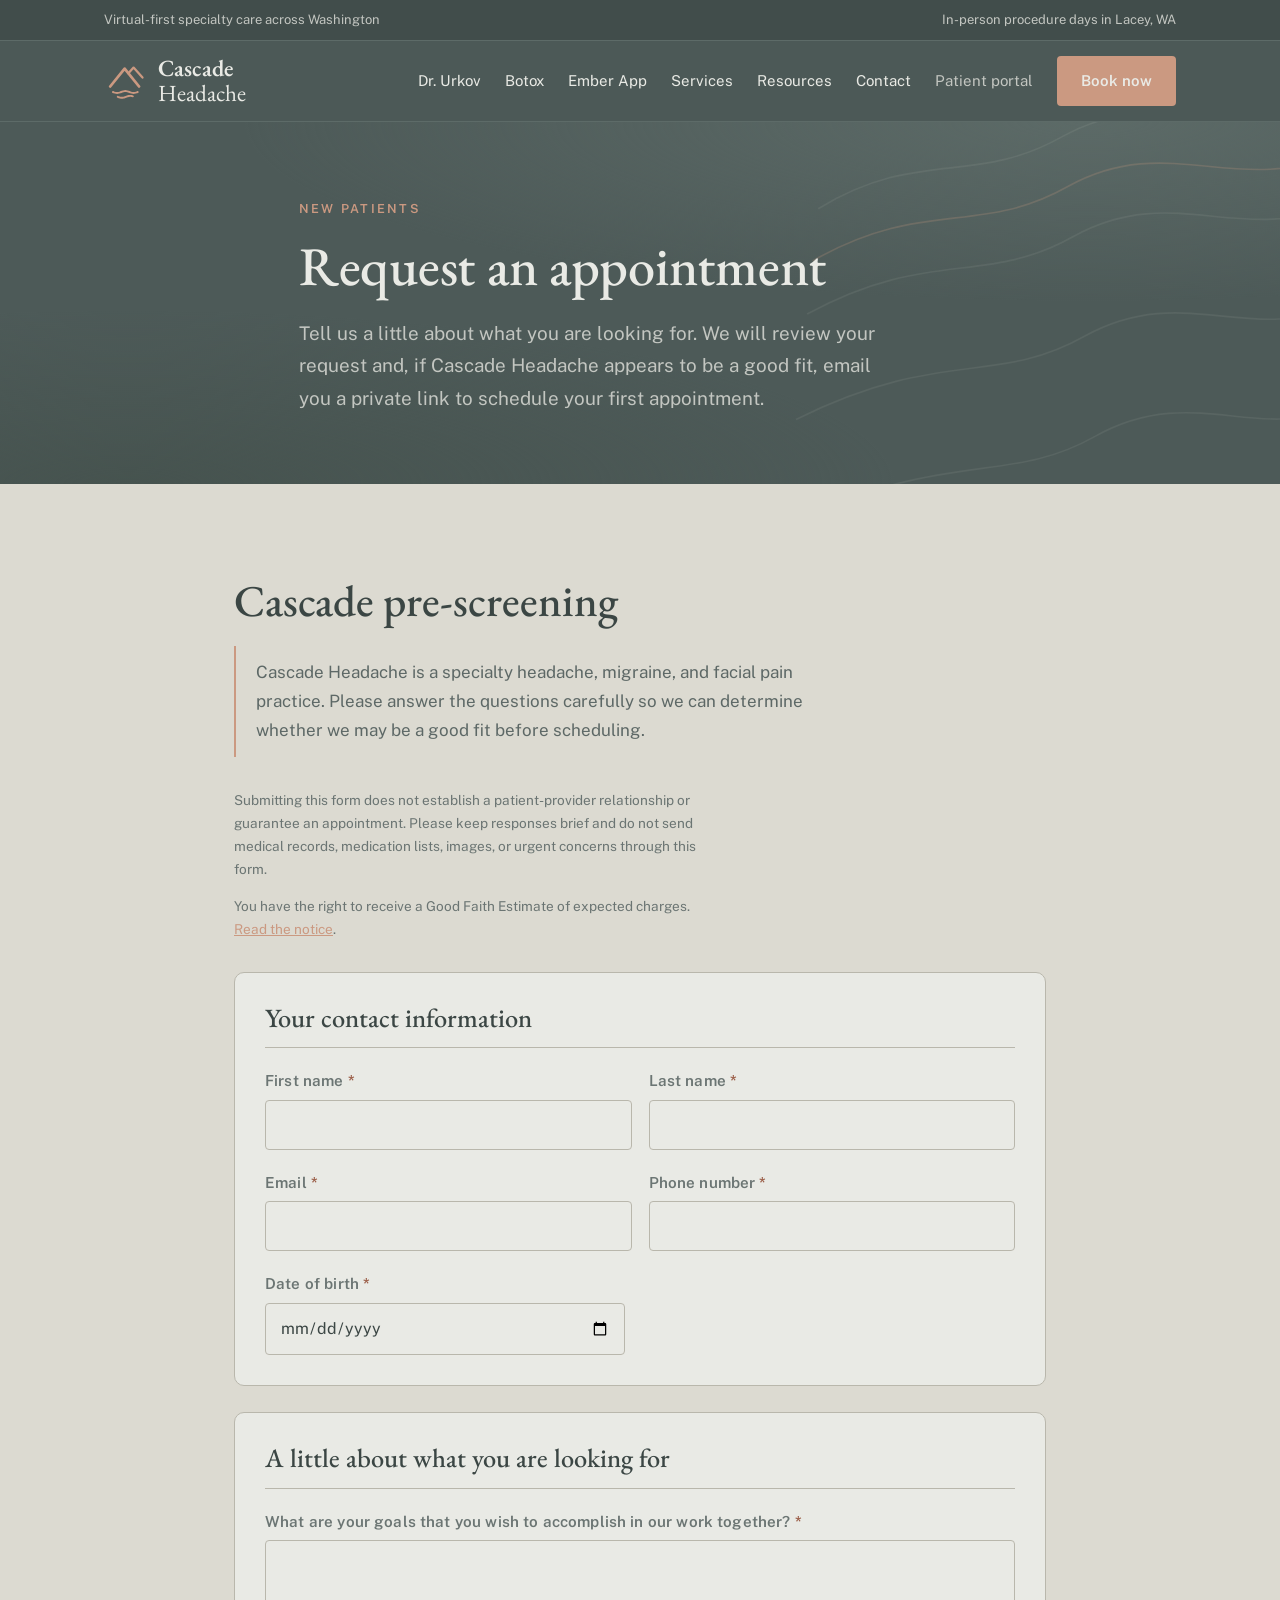
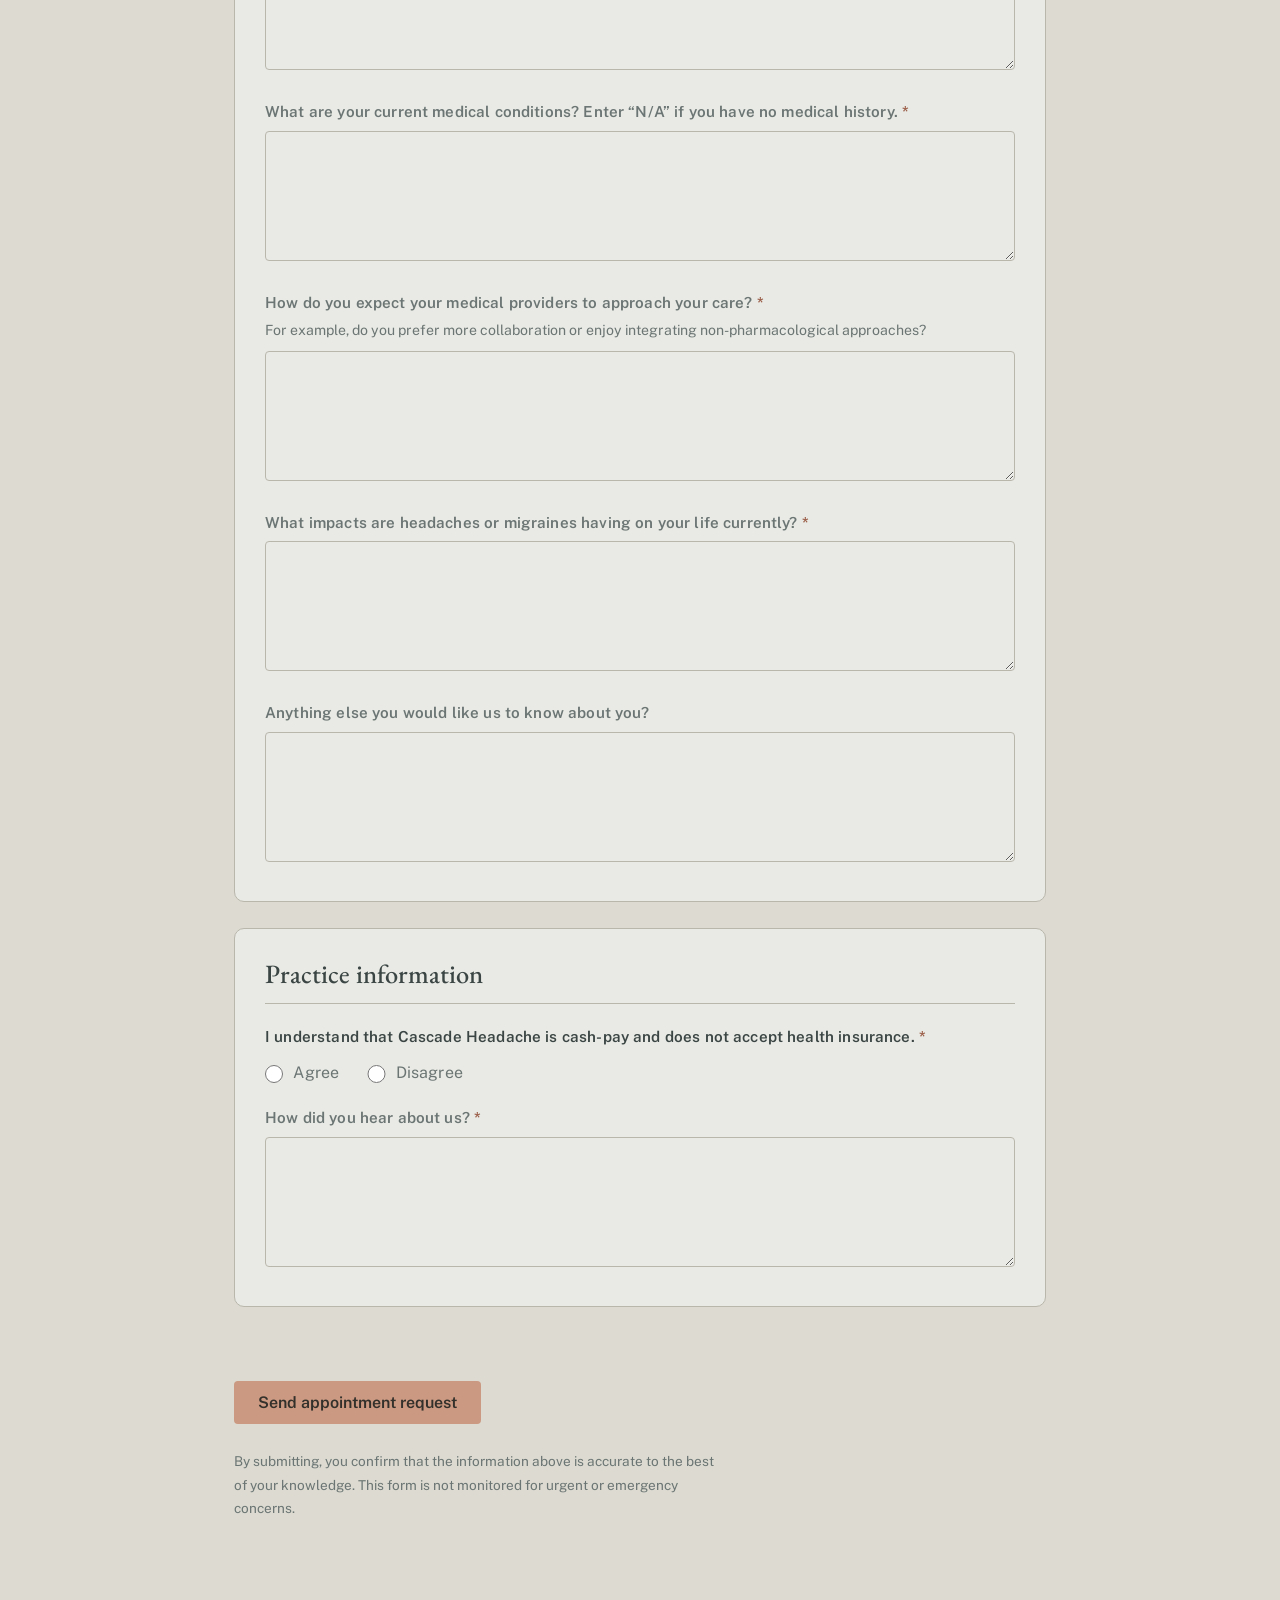
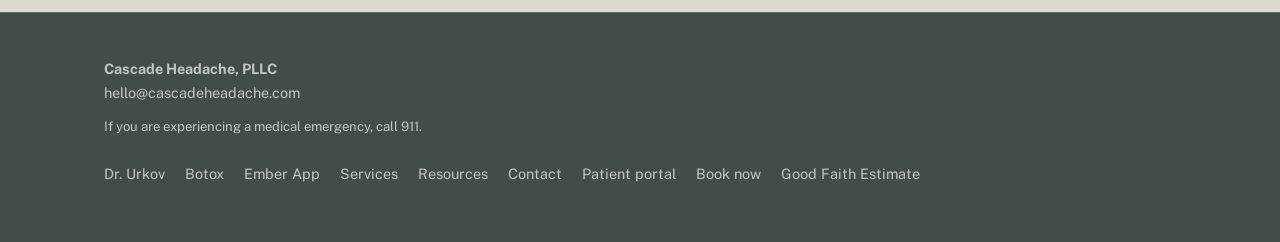
<file: booking/index.html>
<!DOCTYPE html>
<html lang="en">
<head>
<meta charset="UTF-8">
<meta name="viewport" content="width=device-width, initial-scale=1">
<title>Request an Appointment | Cascade Headache</title>
<meta name="description" content="Request a new-patient appointment with Cascade Headache, a headache, migraine, and facial pain specialty practice serving patients across Washington.">
<link rel="canonical" href="https://cascadeheadache.com/booking/">
<meta property="og:title" content="Request an Appointment | Cascade Headache">
<meta property="og:description" content="Complete a brief request so Cascade Headache can determine whether the practice may be a good fit for your needs.">
<meta property="og:image" content="https://cascadeheadache.com/assets/og-share.png">
<meta property="og:url" content="https://cascadeheadache.com/booking/">
<meta property="og:type" content="website">
<meta name="twitter:card" content="summary_large_image">
<meta name="twitter:title" content="Request an Appointment | Cascade Headache">
<meta name="twitter:description" content="Complete a brief request so Cascade Headache can determine whether the practice may be a good fit for your needs.">
<meta name="twitter:image" content="https://cascadeheadache.com/assets/og-share.png">
<link rel="preconnect" href="https://fonts.googleapis.com">
<link rel="preconnect" href="https://fonts.gstatic.com" crossorigin>
<link href="https://fonts.googleapis.com/css2?family=EB+Garamond:ital,wght@0,400..700;1,400..700&family=Public+Sans:ital,wght@0,300..800;1,300..800&display=swap" rel="stylesheet">
<link rel="stylesheet" href="../assets/site.css">
<style>
.request-block{padding-top:64px}
.request-wrap{max-width:860px}
.request-form{gap:26px}
.form-section{background:var(--cream);border:1px solid var(--line-light);border-radius:10px;padding:30px;display:grid;gap:22px}
.form-section h3{font-size:1.65rem;color:var(--slate-ink);padding-bottom:14px;border-bottom:1px solid var(--line-light)}
.request-form label,.request-form legend{font-size:.95rem;letter-spacing:.01em;text-transform:none;color:var(--slate-ink);font-weight:600;line-height:1.5}
.request-form label span[aria-hidden="true"],.request-form legend span[aria-hidden="true"]{color:#9a5c46}
.request-form input,.request-form textarea{background:#f7f7f3}
.request-form textarea{min-height:130px}
.request-form .field-short{max-width:360px}
.field-help{font-size:.88rem;color:#6b7573;margin:-3px 0 8px}
.choice-group{border:0;padding:0;margin:0}
.choice-group legend{margin-bottom:12px}
.choice-row{display:flex;gap:28px;flex-wrap:wrap}
.request-form .choice{display:flex;align-items:flex-start;gap:10px;margin:0;font-size:1rem;font-weight:400;cursor:pointer}
.request-form input[type="radio"],.request-form input[type="checkbox"]{width:1.15rem;height:1.15rem;min-width:1.15rem;margin-top:.22rem;padding:0;accent-color:var(--clay);background:transparent;border:1px solid var(--line-light)}
.form-honeypot{display:none!important}
.form-status{min-height:1.5em;font-size:.94rem}
.form-status.error{color:#7e3535;border-left:2px solid #7e3535;padding-left:12px}
.request-success{background:var(--cream);border:1px solid var(--line-light);border-radius:10px;padding:38px}
.request-success h2{margin-bottom:16px}
.request-success p{color:#5d6866;margin-bottom:14px;max-width:62ch}
.request-form button:disabled{opacity:.65;cursor:wait}
@media (max-width:620px){
  .form-section{padding:23px 19px}
  .request-success{padding:28px 22px}
}
</style>
<link rel="icon" type="image/svg+xml" href='data:image/svg+xml,%3Csvg%20xmlns%3D%22http%3A//www.w3.org/2000/svg%22%20viewBox%3D%220%200%2064%2064%22%3E%3Cpath%20d%3D%22M%209%2040%20L%2030%2014%20L%2051%2040%22%20fill%3D%22none%22%20stroke%3D%22%23cb9981%22%20stroke-width%3D%224.00%22%20stroke-linecap%3D%22round%22%20stroke-linejoin%3D%22round%22/%3E%3Cpath%20d%3D%22M%2035.5%2020.9%20L%2043%2012.5%20L%2056%2027%22%20fill%3D%22none%22%20stroke%3D%22%23cb9981%22%20stroke-width%3D%223.28%22%20stroke-linecap%3D%22round%22%20stroke-linejoin%3D%22round%22/%3E%3Cpath%20d%3D%22M%2013%2048.0%20L%2014.5%2048.54%20L%2016.0%2048.99%20L%2017.5%2049.29%20L%2019.0%2049.4%20L%2020.5%2049.29%20L%2022.0%2048.99%20L%2023.5%2048.54%20L%2025.0%2048.0%20L%2026.5%2047.46%20L%2028.0%2047.01%20L%2029.5%2046.71%20L%2031.0%2046.6%20L%2032.5%2046.71%20L%2034.0%2047.01%20L%2035.5%2047.46%20L%2037.0%2048.0%20L%2038.5%2048.54%20L%2040.0%2048.99%20L%2041.5%2049.29%20L%2043.0%2049.4%20L%2044.5%2049.29%20L%2046.0%2048.99%20L%2047.5%2048.54%20L%2049.0%2048.0%22%20fill%3D%22none%22%20stroke%3D%22%23cb9981%22%20stroke-width%3D%222.80%22%20stroke-linecap%3D%22round%22%20stroke-linejoin%3D%22round%22/%3E%3Cpath%20d%3D%22M%2020%2055.0%20L%2020.92%2055.33%20L%2021.83%2055.65%20L%2022.75%2055.92%20L%2023.67%2056.15%20L%2024.58%2056.3%20L%2025.5%2056.39%20L%2026.42%2056.39%20L%2027.33%2056.32%20L%2028.25%2056.16%20L%2029.17%2055.95%20L%2030.08%2055.67%20L%2031.0%2055.36%20L%2031.92%2055.03%20L%2032.83%2054.7%20L%2033.75%2054.38%20L%2034.67%2054.1%20L%2035.58%2053.87%20L%2036.5%2053.71%20L%2037.42%2053.62%20L%2038.33%2053.61%20L%2039.25%2053.67%20L%2040.17%2053.82%20L%2041.08%2054.03%20L%2042.0%2054.3%22%20fill%3D%22none%22%20stroke%3D%22%23cb9981%22%20stroke-width%3D%222.80%22%20stroke-linecap%3D%22round%22%20stroke-linejoin%3D%22round%22/%3E%3C/svg%3E'>
</head>
<body>

<div class="utility">
  <div class="wrap">
    <span>Virtual-first specialty care across Washington</span>
    <span>In-person procedure days in Lacey, WA</span>
  </div>
</div>

<header class="site">
  <div class="wrap nav">
    <a class="brand" href="/" aria-label="Cascade Headache home">
      <svg class="mark" viewBox="0 0 64 64" aria-hidden="true"><path d="M 9 40 L 30 14 L 51 40" fill="none" stroke="var(--clay)" stroke-width="4.00" stroke-linecap="round" stroke-linejoin="round"/><path d="M 35.5 20.9 L 43 12.5 L 56 27" fill="none" stroke="var(--clay)" stroke-width="3.28" stroke-linecap="round" stroke-linejoin="round"/><path d="M 13 48.0 L 14.5 48.54 L 16.0 48.99 L 17.5 49.29 L 19.0 49.4 L 20.5 49.29 L 22.0 48.99 L 23.5 48.54 L 25.0 48.0 L 26.5 47.46 L 28.0 47.01 L 29.5 46.71 L 31.0 46.6 L 32.5 46.71 L 34.0 47.01 L 35.5 47.46 L 37.0 48.0 L 38.5 48.54 L 40.0 48.99 L 41.5 49.29 L 43.0 49.4 L 44.5 49.29 L 46.0 48.99 L 47.5 48.54 L 49.0 48.0" fill="none" stroke="var(--clay)" stroke-width="2.80" stroke-linecap="round" stroke-linejoin="round"/><path d="M 20 55.0 L 20.92 55.33 L 21.83 55.65 L 22.75 55.92 L 23.67 56.15 L 24.58 56.3 L 25.5 56.39 L 26.42 56.39 L 27.33 56.32 L 28.25 56.16 L 29.17 55.95 L 30.08 55.67 L 31.0 55.36 L 31.92 55.03 L 32.83 54.7 L 33.75 54.38 L 34.67 54.1 L 35.58 53.87 L 36.5 53.71 L 37.42 53.62 L 38.33 53.61 L 39.25 53.67 L 40.17 53.82 L 41.08 54.03 L 42.0 54.3" fill="none" stroke="var(--clay)" stroke-width="2.80" stroke-linecap="round" stroke-linejoin="round"/></svg>
      <span class="wordmark"><b>Cascade</b>Headache</span>
    </a>
    <nav class="navlinks" id="mainnav" aria-label="Main">
      <a href="/drurkov/">Dr. Urkov</a>
      <a href="/botox/">Botox</a>
      <a href="/ember/">Ember App</a>
      <a href="/services/">Services</a>
      <a href="/resources/">Resources</a>
      <a href="/contact/">Contact</a>
      <a class="portal" href="https://phr.charmtracker.com/login.sas?FACILITY_ID=3a3047be28b32bf94b0ce51b78930cd2e46074c0ed5bb0a898ee2e5ce9d5cc8ac81b440bc8a53a00">Patient portal</a>
      <a class="btn" href="/booking/">Book now</a>
    </nav>
    <button class="menu-toggle" aria-expanded="false" aria-controls="mainnav" onclick="var n=document.getElementById('mainnav');var o=n.classList.toggle('open');this.setAttribute('aria-expanded',o);this.textContent=o?'Close':'Menu'">Menu</button>
  </div>
</header>

<section class="pagehead">
  <svg class="hero-contours" viewBox="0 0 600 700" preserveAspectRatio="xMaxYMid slice" aria-hidden="true">
    <g fill="none" stroke="#e9eae5" stroke-opacity=".07" stroke-width="1.5">
      <path d="M600 80 C480 120 430 60 340 110 C260 155 210 120 140 170"/>
      <path d="M600 170 C500 210 440 150 350 200 C270 245 220 210 130 265"/>
      <path d="M600 260 C510 300 450 240 360 290 C280 335 230 300 120 360"/>
      <path d="M600 350 C520 390 460 330 370 380 C290 425 240 390 110 455"/>
      <path d="M600 440 C530 480 470 420 380 470 C300 515 250 480 100 550"/>
      <path d="M600 530 C540 570 480 510 390 560 C310 605 260 570 90 645"/>
    </g>
    <g fill="none" stroke="#cb9981" stroke-opacity=".22" stroke-width="1.5">
      <path d="M600 215 C505 255 445 195 355 245 C275 290 225 255 125 312"/>
    </g>
  </svg>
  <div class="wrap inner">
    <p class="eyebrow">New patients</p>
    <h1>Request an appointment</h1>
    <p class="lede">Tell us a little about what you are looking for. We will review your request and, if Cascade Headache appears to be a good fit, email you a private link to schedule your first appointment.</p>
  </div>
</section>

<section class="block light request-block">
  <div class="wrap request-wrap">
    <div id="request-intro">
      <h2>Cascade pre-screening</h2>
      <p class="notice" style="margin:20px 0 32px">Cascade Headache is a specialty headache, migraine, and facial pain practice. Please answer the questions carefully so we can determine whether we may be a good fit before scheduling.</p>
      <p class="fine" style="margin-bottom:30px">Submitting this form does not establish a patient-provider relationship or guarantee an appointment. Please keep responses brief and do not send medical records, medication lists, images, or urgent concerns through this form.</p>
      <p class="fine" style="margin:-16px 0 30px">You have the right to receive a Good Faith Estimate of expected charges. <a href="/services/#good-faith-estimate">Read the notice</a>.</p>
    </div>

    <div id="form-success" class="request-success" role="status" aria-live="polite" hidden>
      <p class="eyebrow">Request received</p>
      <h2>Thank you.</h2>
      <p>We have received your appointment request. Cascade Headache will review it and contact you at the email address or phone number you provided.</p>
      <p>Submitting a request does not guarantee that an appointment will be offered. This form is not monitored for emergencies. If you are experiencing a medical emergency, call 911.</p>
    </div>

    <form id="appointment-request-form" class="form request-form" action="https://formspree.io/f/mbdnygaq" method="POST">
      <section class="form-section" aria-labelledby="contact-heading">
        <h3 id="contact-heading">Your contact information</h3>
        <div class="row">
          <div>
            <label for="first-name">First name <span aria-hidden="true">*</span></label>
            <input id="first-name" name="first_name" type="text" autocomplete="given-name" required>
          </div>
          <div>
            <label for="last-name">Last name <span aria-hidden="true">*</span></label>
            <input id="last-name" name="last_name" type="text" autocomplete="family-name" required>
          </div>
        </div>
        <div class="row">
          <div>
            <label for="email">Email <span aria-hidden="true">*</span></label>
            <input id="email" name="email" type="email" autocomplete="email" required>
          </div>
          <div>
            <label for="phone">Phone number <span aria-hidden="true">*</span></label>
            <input id="phone" name="phone" type="tel" autocomplete="tel" required>
          </div>
        </div>
        <div class="field-short">
          <label for="dob">Date of birth <span aria-hidden="true">*</span></label>
          <input id="dob" name="date_of_birth" type="date" autocomplete="bday" required>
        </div>
      </section>

      <section class="form-section" aria-labelledby="fit-heading">
        <h3 id="fit-heading">A little about what you are looking for</h3>

        <div>
          <label for="goals">What are your goals that you wish to accomplish in our work together? <span aria-hidden="true">*</span></label>
          <textarea id="goals" name="goals" required></textarea>
        </div>

        <div>
          <label for="conditions">What are your current medical conditions? Enter “N/A” if you have no medical history. <span aria-hidden="true">*</span></label>
          <textarea id="conditions" name="current_medical_conditions" required></textarea>
        </div>

        <div>
          <label for="approach">How do you expect your medical providers to approach your care? <span aria-hidden="true">*</span></label>
          <p class="field-help" id="approach-help">For example, do you prefer more collaboration or enjoy integrating non-pharmacological approaches?</p>
          <textarea id="approach" name="preferred_care_approach" aria-describedby="approach-help" required></textarea>
        </div>

        <div>
          <label for="impact">What impacts are headaches or migraines having on your life currently? <span aria-hidden="true">*</span></label>
          <textarea id="impact" name="current_headache_impact" required></textarea>
        </div>

        <div>
          <label for="anything-else">Anything else you would like us to know about you?</label>
          <textarea id="anything-else" name="anything_else"></textarea>
        </div>
      </section>

      <section class="form-section" aria-labelledby="practice-heading">
        <h3 id="practice-heading">Practice information</h3>

        <fieldset class="choice-group">
          <legend>I understand that Cascade Headache is cash-pay and does not accept health insurance. <span aria-hidden="true">*</span></legend>
          <div class="choice-row">
            <label class="choice"><input type="radio" name="insurance_acknowledgment" value="Agree" required> <span>Agree</span></label>
            <label class="choice"><input type="radio" name="insurance_acknowledgment" value="Disagree"> <span>Disagree</span></label>
          </div>
        </fieldset>

        <div>
          <label for="referral-source">How did you hear about us? <span aria-hidden="true">*</span></label>
          <textarea id="referral-source" name="how_did_you_hear_about_us" required></textarea>
        </div>
      </section>

      <input type="hidden" name="_subject" value="New Cascade Headache appointment request">
      <input type="hidden" name="form_type" value="New patient pre-screening request">
      <input type="text" name="_gotcha" tabindex="-1" autocomplete="off" aria-hidden="true" class="form-honeypot">

      <div id="form-status" class="form-status" aria-live="polite"></div>
      <button class="btn" type="submit">Send appointment request</button>
      <p class="fine">By submitting, you confirm that the information above is accurate to the best of your knowledge. This form is not monitored for urgent or emergency concerns.</p>
    </form>
  </div>
</section>

<footer>
  <div class="wrap">
    <div>
      <div><b>Cascade Headache, PLLC</b></div>
      <div><a href="mailto:hello@cascadeheadache.com">hello@cascadeheadache.com</a></div>
      <div class="em">If you are experiencing a medical emergency, call 911.</div>
    </div>
    <nav aria-label="Footer">
      <a href="/drurkov/">Dr. Urkov</a>
      <a href="/botox/">Botox</a>
      <a href="/ember/">Ember App</a>
      <a href="/services/">Services</a>
      <a href="/resources/">Resources</a>
      <a href="/contact/">Contact</a>
      <a href="https://phr.charmtracker.com/login.sas?FACILITY_ID=3a3047be28b32bf94b0ce51b78930cd2e46074c0ed5bb0a898ee2e5ce9d5cc8ac81b440bc8a53a00">Patient portal</a>
      <a href="/booking/">Book now</a>
      <a href="/services/#good-faith-estimate">Good Faith Estimate</a>
    </nav>
  </div>
</footer>

<script>
(function () {
  var form = document.getElementById('appointment-request-form');
  var status = document.getElementById('form-status');
  var success = document.getElementById('form-success');
  var intro = document.getElementById('request-intro');
  var submitButton = form.querySelector('button[type="submit"]');

  form.addEventListener('submit', async function (event) {
    event.preventDefault();

    if (!form.reportValidity()) {
      return;
    }

    submitButton.disabled = true;
    submitButton.textContent = 'Sending…';
    status.className = 'form-status';
    status.textContent = '';

    try {
      var response = await fetch(form.action, {
        method: form.method,
        body: new FormData(form),
        headers: { 'Accept': 'application/json' }
      });

      if (response.ok) {
        form.reset();
        form.hidden = true;
        intro.hidden = true;
        success.hidden = false;
        success.scrollIntoView({ behavior: 'smooth', block: 'start' });
        return;
      }

      if (response.status === 429) {
        throw new Error('Too many requests were sent at once. Please wait a moment and try again.');
      }

      var data = await response.json().catch(function () { return null; });
      var message = data && data.errors
        ? data.errors.map(function (error) { return error.message; }).join(' ')
        : 'We could not send your request. Please try again or email hello@cascadeheadache.com.';
      throw new Error(message);
    } catch (error) {
      status.className = 'form-status error';
      status.textContent = error.message || 'We could not send your request. Please try again or email hello@cascadeheadache.com.';
      submitButton.disabled = false;
      submitButton.textContent = 'Send appointment request';
    }
  });
})();
</script>

</body>
</html>
</file>
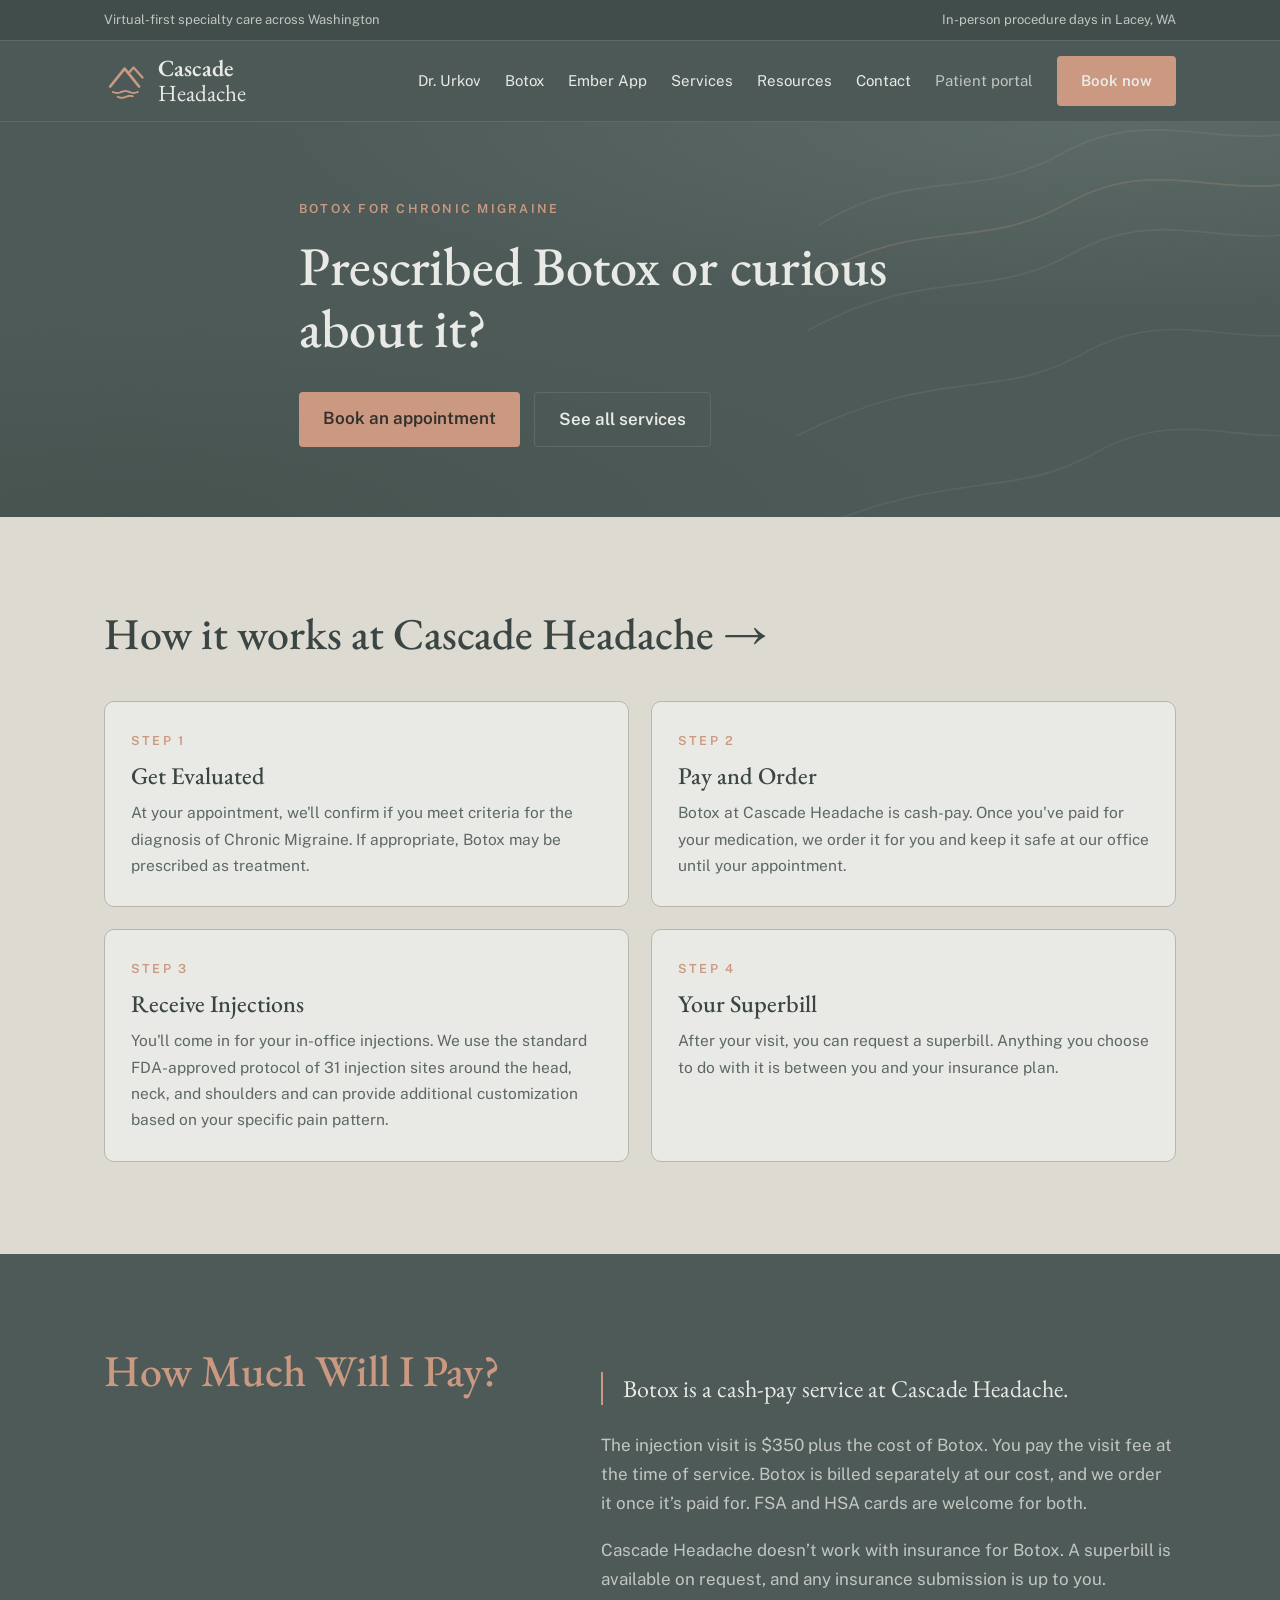
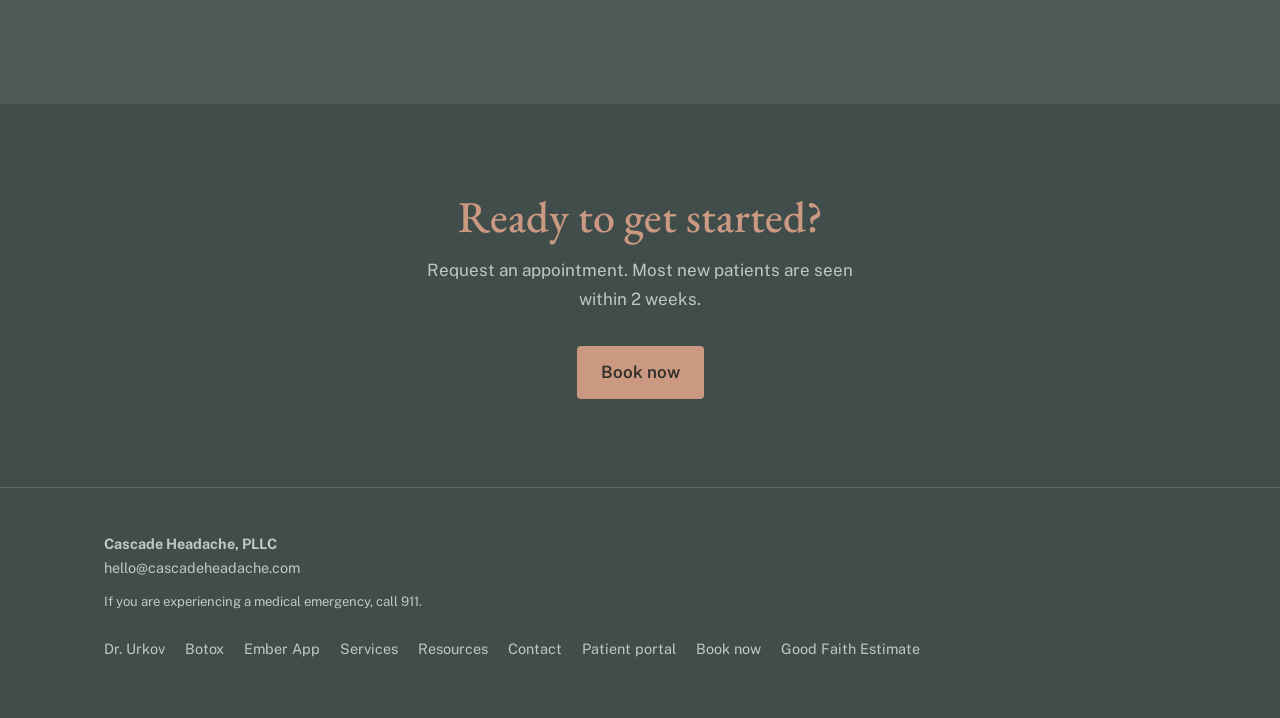
<file: botox/index.html>
<!DOCTYPE html>
<html lang="en">
<head>
<meta charset="UTF-8">
<meta name="viewport" content="width=device-width, initial-scale=1">
<title>Botox for Chronic Migraine | Cascade Headache</title>
<meta name="description" content="Botox for chronic migraine at Cascade Headache. Cash-pay, FDA-approved injection protocol, with in-person injection days in Lacey, WA.">
<link rel="canonical" href="https://cascadeheadache.com/botox/">
<meta property="og:title" content="Botox for Chronic Migraine | Cascade Headache">
<meta property="og:description" content="Botox for chronic migraine at Cascade Headache. Cash-pay, FDA-approved injection protocol, with in-person injection days in Lacey, WA.">
<meta property="og:image" content="https://cascadeheadache.com/assets/og-share.png">
<meta property="og:url" content="https://cascadeheadache.com/botox/">
<meta property="og:type" content="website">
<meta name="twitter:card" content="summary_large_image">
<meta name="twitter:title" content="Botox for Chronic Migraine | Cascade Headache">
<meta name="twitter:description" content="Botox for chronic migraine at Cascade Headache. Cash-pay, FDA-approved injection protocol, with in-person injection days in Lacey, WA.">
<meta name="twitter:image" content="https://cascadeheadache.com/assets/og-share.png">
<link rel="preconnect" href="https://fonts.googleapis.com">
<link rel="preconnect" href="https://fonts.gstatic.com" crossorigin>
<link href="https://fonts.googleapis.com/css2?family=EB+Garamond:ital,wght@0,400..700;1,400..700&family=Public+Sans:ital,wght@0,300..800;1,300..800&display=swap" rel="stylesheet">
<link rel="stylesheet" href="../assets/site.css">
<link rel="icon" type="image/svg+xml" href='data:image/svg+xml,%3Csvg%20xmlns%3D%22http%3A//www.w3.org/2000/svg%22%20viewBox%3D%220%200%2064%2064%22%3E%3Cpath%20d%3D%22M%209%2040%20L%2030%2014%20L%2051%2040%22%20fill%3D%22none%22%20stroke%3D%22%23cb9981%22%20stroke-width%3D%224.00%22%20stroke-linecap%3D%22round%22%20stroke-linejoin%3D%22round%22/%3E%3Cpath%20d%3D%22M%2035.5%2020.9%20L%2043%2012.5%20L%2056%2027%22%20fill%3D%22none%22%20stroke%3D%22%23cb9981%22%20stroke-width%3D%223.28%22%20stroke-linecap%3D%22round%22%20stroke-linejoin%3D%22round%22/%3E%3Cpath%20d%3D%22M%2013%2048.0%20L%2014.5%2048.54%20L%2016.0%2048.99%20L%2017.5%2049.29%20L%2019.0%2049.4%20L%2020.5%2049.29%20L%2022.0%2048.99%20L%2023.5%2048.54%20L%2025.0%2048.0%20L%2026.5%2047.46%20L%2028.0%2047.01%20L%2029.5%2046.71%20L%2031.0%2046.6%20L%2032.5%2046.71%20L%2034.0%2047.01%20L%2035.5%2047.46%20L%2037.0%2048.0%20L%2038.5%2048.54%20L%2040.0%2048.99%20L%2041.5%2049.29%20L%2043.0%2049.4%20L%2044.5%2049.29%20L%2046.0%2048.99%20L%2047.5%2048.54%20L%2049.0%2048.0%22%20fill%3D%22none%22%20stroke%3D%22%23cb9981%22%20stroke-width%3D%222.80%22%20stroke-linecap%3D%22round%22%20stroke-linejoin%3D%22round%22/%3E%3Cpath%20d%3D%22M%2020%2055.0%20L%2020.92%2055.33%20L%2021.83%2055.65%20L%2022.75%2055.92%20L%2023.67%2056.15%20L%2024.58%2056.3%20L%2025.5%2056.39%20L%2026.42%2056.39%20L%2027.33%2056.32%20L%2028.25%2056.16%20L%2029.17%2055.95%20L%2030.08%2055.67%20L%2031.0%2055.36%20L%2031.92%2055.03%20L%2032.83%2054.7%20L%2033.75%2054.38%20L%2034.67%2054.1%20L%2035.58%2053.87%20L%2036.5%2053.71%20L%2037.42%2053.62%20L%2038.33%2053.61%20L%2039.25%2053.67%20L%2040.17%2053.82%20L%2041.08%2054.03%20L%2042.0%2054.3%22%20fill%3D%22none%22%20stroke%3D%22%23cb9981%22%20stroke-width%3D%222.80%22%20stroke-linecap%3D%22round%22%20stroke-linejoin%3D%22round%22/%3E%3C/svg%3E'>
</head>
<body>

<div class="utility">
  <div class="wrap">
    <span>Virtual-first specialty care across Washington</span>
    <span>In-person procedure days in Lacey, WA</span>
  </div>
</div>

<header class="site">
  <div class="wrap nav">
    <a class="brand" href="/" aria-label="Cascade Headache home">
      <svg class="mark" viewBox="0 0 64 64" aria-hidden="true"><path d="M 9 40 L 30 14 L 51 40" fill="none" stroke="var(--clay)" stroke-width="4.00" stroke-linecap="round" stroke-linejoin="round"/><path d="M 35.5 20.9 L 43 12.5 L 56 27" fill="none" stroke="var(--clay)" stroke-width="3.28" stroke-linecap="round" stroke-linejoin="round"/><path d="M 13 48.0 L 14.5 48.54 L 16.0 48.99 L 17.5 49.29 L 19.0 49.4 L 20.5 49.29 L 22.0 48.99 L 23.5 48.54 L 25.0 48.0 L 26.5 47.46 L 28.0 47.01 L 29.5 46.71 L 31.0 46.6 L 32.5 46.71 L 34.0 47.01 L 35.5 47.46 L 37.0 48.0 L 38.5 48.54 L 40.0 48.99 L 41.5 49.29 L 43.0 49.4 L 44.5 49.29 L 46.0 48.99 L 47.5 48.54 L 49.0 48.0" fill="none" stroke="var(--clay)" stroke-width="2.80" stroke-linecap="round" stroke-linejoin="round"/><path d="M 20 55.0 L 20.92 55.33 L 21.83 55.65 L 22.75 55.92 L 23.67 56.15 L 24.58 56.3 L 25.5 56.39 L 26.42 56.39 L 27.33 56.32 L 28.25 56.16 L 29.17 55.95 L 30.08 55.67 L 31.0 55.36 L 31.92 55.03 L 32.83 54.7 L 33.75 54.38 L 34.67 54.1 L 35.58 53.87 L 36.5 53.71 L 37.42 53.62 L 38.33 53.61 L 39.25 53.67 L 40.17 53.82 L 41.08 54.03 L 42.0 54.3" fill="none" stroke="var(--clay)" stroke-width="2.80" stroke-linecap="round" stroke-linejoin="round"/></svg>
      <span class="wordmark"><b>Cascade</b>Headache</span>
    </a>
    <nav class="navlinks" id="mainnav" aria-label="Main">
      <a href="/drurkov/">Dr. Urkov</a>
      <a href="/botox/">Botox</a>
      <a href="/ember/">Ember App</a>
      <a href="/services/">Services</a>
      <a href="/resources/">Resources</a>
      <a href="/contact/">Contact</a>
      <a class="portal" href="https://phr.charmtracker.com/login.sas?FACILITY_ID=3a3047be28b32bf94b0ce51b78930cd2e46074c0ed5bb0a898ee2e5ce9d5cc8ac81b440bc8a53a00">Patient portal</a>
      <a class="btn" href="/booking/">Book now</a>
    </nav>
    <button class="menu-toggle" aria-expanded="false" aria-controls="mainnav" onclick="var n=document.getElementById('mainnav');var o=n.classList.toggle('open');this.setAttribute('aria-expanded',o);this.textContent=o?'Close':'Menu'">Menu</button>
  </div>
</header>

<section class="pagehead">
  <svg class="hero-contours" viewBox="0 0 600 700" preserveAspectRatio="xMaxYMid slice" aria-hidden="true">
    <g fill="none" stroke="#e9eae5" stroke-opacity=".07" stroke-width="1.5">
      <path d="M600 80 C480 120 430 60 340 110 C260 155 210 120 140 170"/>
      <path d="M600 170 C500 210 440 150 350 200 C270 245 220 210 130 265"/>
      <path d="M600 260 C510 300 450 240 360 290 C280 335 230 300 120 360"/>
      <path d="M600 350 C520 390 460 330 370 380 C290 425 240 390 110 455"/>
      <path d="M600 440 C530 480 470 420 380 470 C300 515 250 480 100 550"/>
      <path d="M600 530 C540 570 480 510 390 560 C310 605 260 570 90 645"/>
    </g>
    <g fill="none" stroke="#cb9981" stroke-opacity=".22" stroke-width="1.5">
      <path d="M600 215 C505 255 445 195 355 245 C275 290 225 255 125 312"/>
    </g>
  </svg>
  <div class="wrap inner">
    <p class="eyebrow">Botox for Chronic Migraine</p>
    <h1>Prescribed Botox or curious about it?</h1>
    <div class="ctas">
      <a class="btn" href="/booking/">Book an appointment</a>
      <a class="btn ghost" href="/services/">See all services</a>
    </div>
  </div>
</section>

<section class="block light">
  <div class="wrap">
    <h2>How it works at Cascade Headache &rarr;</h2>
    <ol class="steps">
      <li>
        <h3>Get Evaluated</h3>
        <p>At your appointment, we'll confirm if you meet criteria for the diagnosis of Chronic Migraine. If appropriate, Botox may be prescribed as treatment.</p>
      </li>
      <li>
        <h3>Pay and Order</h3>
        <p>Botox at Cascade Headache is cash-pay. Once you've paid for your medication, we order it for you and keep it safe at our office until your appointment.</p>
      </li>
      <li>
        <h3>Receive Injections</h3>
        <p>You'll come in for your in-office injections. We use the standard FDA-approved protocol of 31 injection sites around the head, neck, and shoulders and can provide additional customization based on your specific pain pattern.</p>
      </li>
      <li>
        <h3>Your Superbill</h3>
        <p>After your visit, you can request a superbill. Anything you choose to do with it is between you and your insurance plan.</p>
      </li>
    </ol>
  </div>
</section>

<section class="block dark">
  <div class="wrap split">
    <div class="sticky-head">
      <h2>How Much Will I Pay?</h2>
    </div>
    <div class="prose">
      <p class="callout">Botox is a cash-pay service at Cascade Headache.</p>
      <p>The injection visit is $350 plus the cost of Botox. You pay the visit fee at the time of service. Botox is billed separately at our cost, and we order it once it&rsquo;s paid for. FSA and HSA cards are welcome for both.</p>
      <p>Cascade Headache doesn&rsquo;t work with insurance for Botox. A superbill is available on request, and any insurance submission is up to you.</p>
    </div>
  </div>
</section>

<section class="cta-band">
  <div class="wrap">
    <h2>Ready to get started?</h2>
    <p>Request an appointment. Most new patients are seen within 2 weeks.</p>
    <a class="btn" href="/booking/">Book now</a>
  </div>
</section>

<footer>
  <div class="wrap">
    <div>
      <div><b>Cascade Headache, PLLC</b></div>
      <div><a href="mailto:hello@cascadeheadache.com">hello@cascadeheadache.com</a></div>
      <div class="em">If you are experiencing a medical emergency, call 911.</div>
    </div>
    <nav aria-label="Footer">
      <a href="/drurkov/">Dr. Urkov</a>
      <a href="/botox/">Botox</a>
      <a href="/ember/">Ember App</a>
      <a href="/services/">Services</a>
      <a href="/resources/">Resources</a>
      <a href="/contact/">Contact</a>
      <a href="https://phr.charmtracker.com/login.sas?FACILITY_ID=3a3047be28b32bf94b0ce51b78930cd2e46074c0ed5bb0a898ee2e5ce9d5cc8ac81b440bc8a53a00">Patient portal</a>
      <a href="/booking/">Book now</a>
      <a href="/services/#good-faith-estimate">Good Faith Estimate</a>
    </nav>
  </div>
</footer>

</body>
</html>
</file>
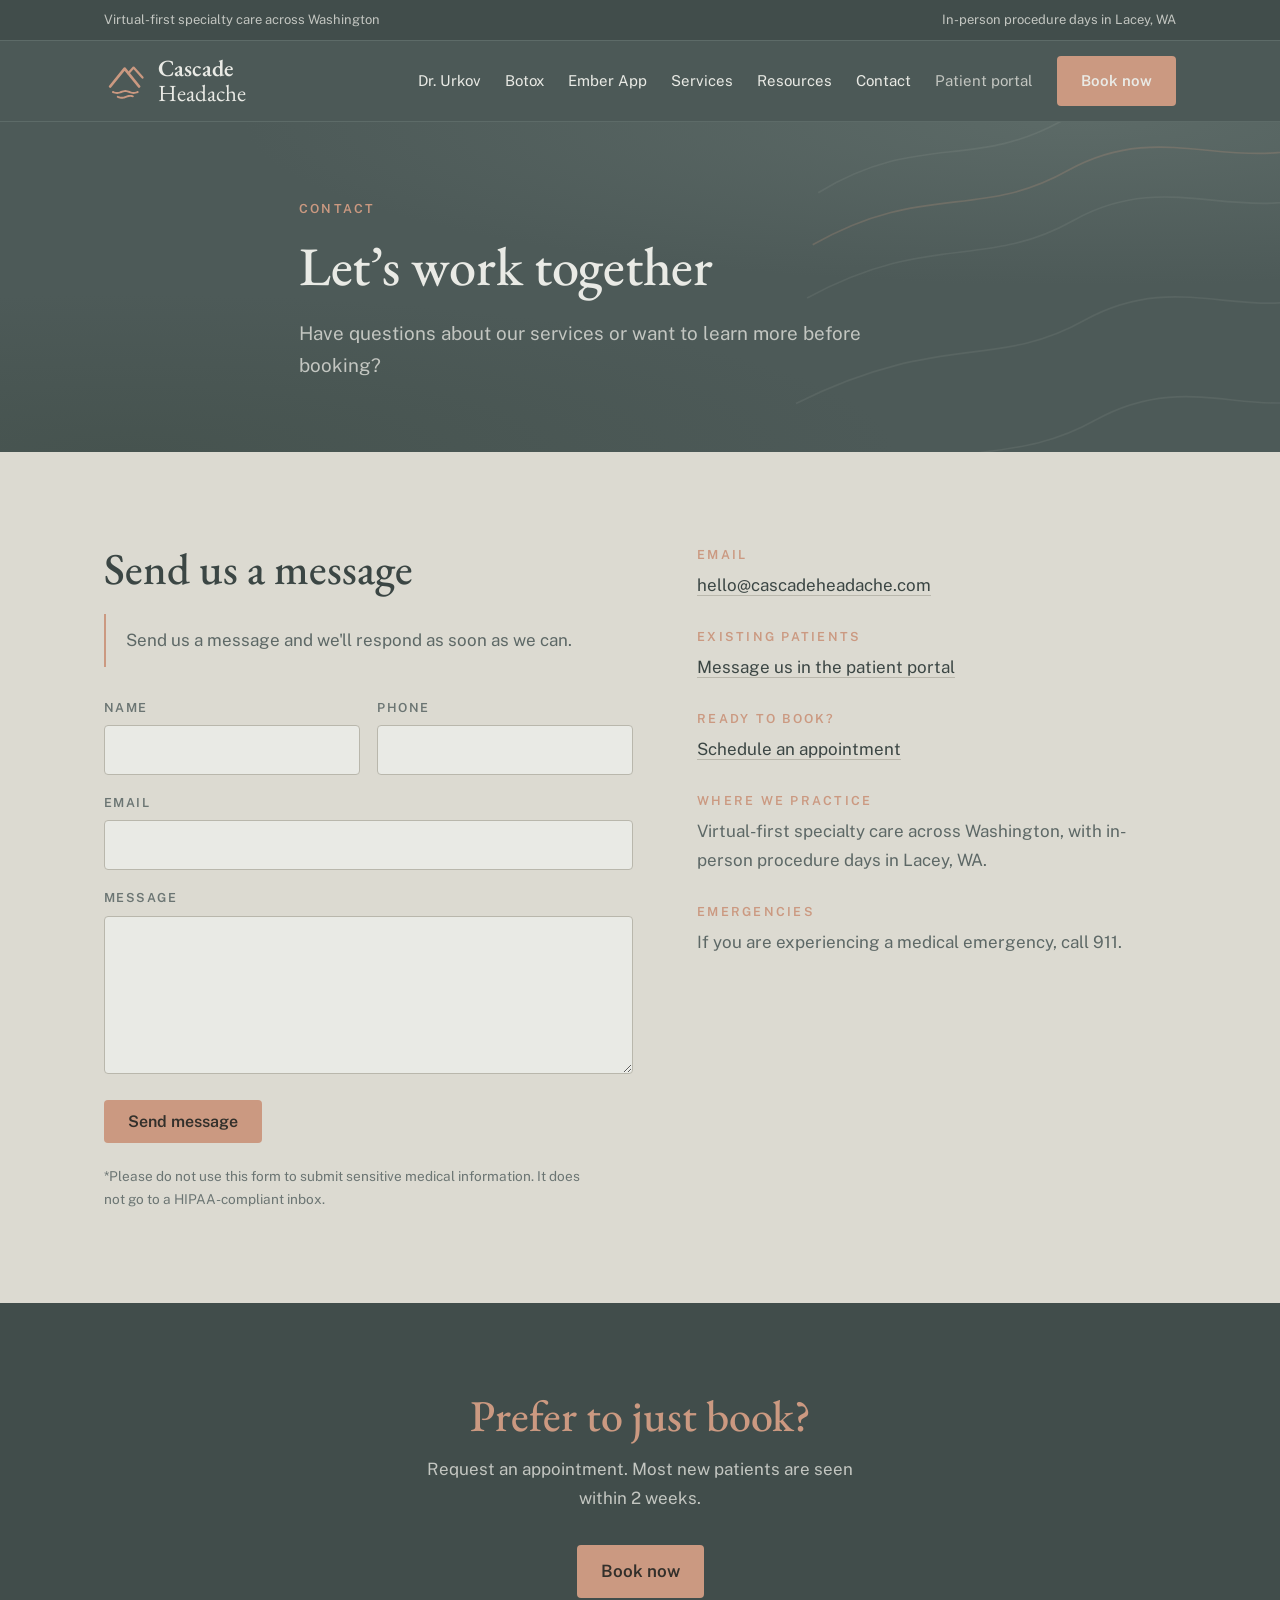
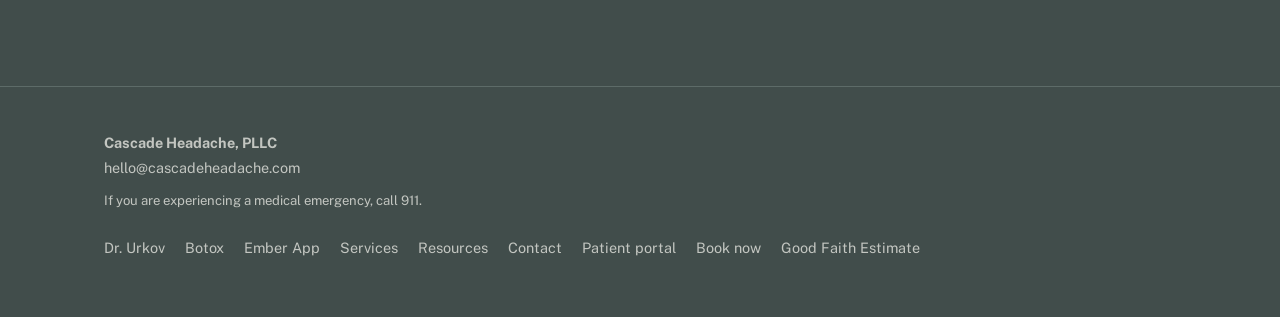
<file: contact/index.html>
<!DOCTYPE html>
<html lang="en">
<head>
<meta charset="UTF-8">
<meta name="viewport" content="width=device-width, initial-scale=1">
<title>Contact | Cascade Headache</title>
<meta name="description" content="Contact Cascade Headache for headache and migraine consultations. Reach out to schedule an appointment or learn more about our services across Washington.">
<link rel="canonical" href="https://cascadeheadache.com/contact/">
<meta property="og:title" content="Contact | Cascade Headache">
<meta property="og:description" content="Contact Cascade Headache for headache and migraine consultations. Reach out to schedule an appointment or learn more about our services across Washington.">
<meta property="og:image" content="https://cascadeheadache.com/assets/og-share.png">
<meta property="og:url" content="https://cascadeheadache.com/contact/">
<meta property="og:type" content="website">
<meta name="twitter:card" content="summary_large_image">
<meta name="twitter:title" content="Contact | Cascade Headache">
<meta name="twitter:description" content="Contact Cascade Headache for headache and migraine consultations. Reach out to schedule an appointment or learn more about our services across Washington.">
<meta name="twitter:image" content="https://cascadeheadache.com/assets/og-share.png">
<link rel="preconnect" href="https://fonts.googleapis.com">
<link rel="preconnect" href="https://fonts.gstatic.com" crossorigin>
<link href="https://fonts.googleapis.com/css2?family=EB+Garamond:ital,wght@0,400..700;1,400..700&family=Public+Sans:ital,wght@0,300..800;1,300..800&display=swap" rel="stylesheet">
<link rel="stylesheet" href="../assets/site.css">
<link rel="icon" type="image/svg+xml" href='data:image/svg+xml,%3Csvg%20xmlns%3D%22http%3A//www.w3.org/2000/svg%22%20viewBox%3D%220%200%2064%2064%22%3E%3Cpath%20d%3D%22M%209%2040%20L%2030%2014%20L%2051%2040%22%20fill%3D%22none%22%20stroke%3D%22%23cb9981%22%20stroke-width%3D%224.00%22%20stroke-linecap%3D%22round%22%20stroke-linejoin%3D%22round%22/%3E%3Cpath%20d%3D%22M%2035.5%2020.9%20L%2043%2012.5%20L%2056%2027%22%20fill%3D%22none%22%20stroke%3D%22%23cb9981%22%20stroke-width%3D%223.28%22%20stroke-linecap%3D%22round%22%20stroke-linejoin%3D%22round%22/%3E%3Cpath%20d%3D%22M%2013%2048.0%20L%2014.5%2048.54%20L%2016.0%2048.99%20L%2017.5%2049.29%20L%2019.0%2049.4%20L%2020.5%2049.29%20L%2022.0%2048.99%20L%2023.5%2048.54%20L%2025.0%2048.0%20L%2026.5%2047.46%20L%2028.0%2047.01%20L%2029.5%2046.71%20L%2031.0%2046.6%20L%2032.5%2046.71%20L%2034.0%2047.01%20L%2035.5%2047.46%20L%2037.0%2048.0%20L%2038.5%2048.54%20L%2040.0%2048.99%20L%2041.5%2049.29%20L%2043.0%2049.4%20L%2044.5%2049.29%20L%2046.0%2048.99%20L%2047.5%2048.54%20L%2049.0%2048.0%22%20fill%3D%22none%22%20stroke%3D%22%23cb9981%22%20stroke-width%3D%222.80%22%20stroke-linecap%3D%22round%22%20stroke-linejoin%3D%22round%22/%3E%3Cpath%20d%3D%22M%2020%2055.0%20L%2020.92%2055.33%20L%2021.83%2055.65%20L%2022.75%2055.92%20L%2023.67%2056.15%20L%2024.58%2056.3%20L%2025.5%2056.39%20L%2026.42%2056.39%20L%2027.33%2056.32%20L%2028.25%2056.16%20L%2029.17%2055.95%20L%2030.08%2055.67%20L%2031.0%2055.36%20L%2031.92%2055.03%20L%2032.83%2054.7%20L%2033.75%2054.38%20L%2034.67%2054.1%20L%2035.58%2053.87%20L%2036.5%2053.71%20L%2037.42%2053.62%20L%2038.33%2053.61%20L%2039.25%2053.67%20L%2040.17%2053.82%20L%2041.08%2054.03%20L%2042.0%2054.3%22%20fill%3D%22none%22%20stroke%3D%22%23cb9981%22%20stroke-width%3D%222.80%22%20stroke-linecap%3D%22round%22%20stroke-linejoin%3D%22round%22/%3E%3C/svg%3E'>
</head>
<body>

<div class="utility">
  <div class="wrap">
    <span>Virtual-first specialty care across Washington</span>
    <span>In-person procedure days in Lacey, WA</span>
  </div>
</div>

<header class="site">
  <div class="wrap nav">
    <a class="brand" href="/" aria-label="Cascade Headache home">
      <svg class="mark" viewBox="0 0 64 64" aria-hidden="true"><path d="M 9 40 L 30 14 L 51 40" fill="none" stroke="var(--clay)" stroke-width="4.00" stroke-linecap="round" stroke-linejoin="round"/><path d="M 35.5 20.9 L 43 12.5 L 56 27" fill="none" stroke="var(--clay)" stroke-width="3.28" stroke-linecap="round" stroke-linejoin="round"/><path d="M 13 48.0 L 14.5 48.54 L 16.0 48.99 L 17.5 49.29 L 19.0 49.4 L 20.5 49.29 L 22.0 48.99 L 23.5 48.54 L 25.0 48.0 L 26.5 47.46 L 28.0 47.01 L 29.5 46.71 L 31.0 46.6 L 32.5 46.71 L 34.0 47.01 L 35.5 47.46 L 37.0 48.0 L 38.5 48.54 L 40.0 48.99 L 41.5 49.29 L 43.0 49.4 L 44.5 49.29 L 46.0 48.99 L 47.5 48.54 L 49.0 48.0" fill="none" stroke="var(--clay)" stroke-width="2.80" stroke-linecap="round" stroke-linejoin="round"/><path d="M 20 55.0 L 20.92 55.33 L 21.83 55.65 L 22.75 55.92 L 23.67 56.15 L 24.58 56.3 L 25.5 56.39 L 26.42 56.39 L 27.33 56.32 L 28.25 56.16 L 29.17 55.95 L 30.08 55.67 L 31.0 55.36 L 31.92 55.03 L 32.83 54.7 L 33.75 54.38 L 34.67 54.1 L 35.58 53.87 L 36.5 53.71 L 37.42 53.62 L 38.33 53.61 L 39.25 53.67 L 40.17 53.82 L 41.08 54.03 L 42.0 54.3" fill="none" stroke="var(--clay)" stroke-width="2.80" stroke-linecap="round" stroke-linejoin="round"/></svg>
      <span class="wordmark"><b>Cascade</b>Headache</span>
    </a>
    <nav class="navlinks" id="mainnav" aria-label="Main">
      <a href="/drurkov/">Dr. Urkov</a>
      <a href="/botox/">Botox</a>
      <a href="/ember/">Ember App</a>
      <a href="/services/">Services</a>
      <a href="/resources/">Resources</a>
      <a href="/contact/">Contact</a>
      <a class="portal" href="https://phr.charmtracker.com/login.sas?FACILITY_ID=3a3047be28b32bf94b0ce51b78930cd2e46074c0ed5bb0a898ee2e5ce9d5cc8ac81b440bc8a53a00">Patient portal</a>
      <a class="btn" href="/booking/">Book now</a>
    </nav>
    <button class="menu-toggle" aria-expanded="false" aria-controls="mainnav" onclick="var n=document.getElementById('mainnav');var o=n.classList.toggle('open');this.setAttribute('aria-expanded',o);this.textContent=o?'Close':'Menu'">Menu</button>
  </div>
</header>

<section class="pagehead">
  <svg class="hero-contours" viewBox="0 0 600 700" preserveAspectRatio="xMaxYMid slice" aria-hidden="true">
    <g fill="none" stroke="#e9eae5" stroke-opacity=".07" stroke-width="1.5">
      <path d="M600 80 C480 120 430 60 340 110 C260 155 210 120 140 170"/>
      <path d="M600 170 C500 210 440 150 350 200 C270 245 220 210 130 265"/>
      <path d="M600 260 C510 300 450 240 360 290 C280 335 230 300 120 360"/>
      <path d="M600 350 C520 390 460 330 370 380 C290 425 240 390 110 455"/>
      <path d="M600 440 C530 480 470 420 380 470 C300 515 250 480 100 550"/>
      <path d="M600 530 C540 570 480 510 390 560 C310 605 260 570 90 645"/>
    </g>
    <g fill="none" stroke="#cb9981" stroke-opacity=".22" stroke-width="1.5">
      <path d="M600 215 C505 255 445 195 355 245 C275 290 225 255 125 312"/>
    </g>
  </svg>
  <div class="wrap inner">
    <p class="eyebrow">Contact</p>
    <h1>Let&rsquo;s work together</h1>
    <p class="lede">Have questions about our services or want to learn more before booking?</p>
  </div>
</section>

<section class="block light">
  <div class="wrap contact-grid">
    <div>
      <h2>Send us a message</h2>
      <p class="notice" style="margin:20px 0 30px">Send us a message and we'll respond as soon as we can.</p>
      <form class="form" action="https://formspree.io/f/mbdnygaq" method="POST">
        <div class="row">
          <div>
            <label for="name">Name</label>
            <input id="name" name="name" type="text" autocomplete="name" required>
          </div>
          <div>
            <label for="phone">Phone</label>
            <input id="phone" name="phone" type="tel" autocomplete="tel">
          </div>
        </div>
        <div>
          <label for="email">Email</label>
          <input id="email" name="email" type="email" autocomplete="email" required>
        </div>
        <div>
          <label for="message">Message</label>
          <textarea id="message" name="message" required></textarea>
        </div>
        <input type="hidden" name="_subject" value="New message from cascadeheadache.com">
        <input type="text" name="_gotcha" tabindex="-1" autocomplete="off" aria-hidden="true" style="display:none">
        <button class="btn" type="submit">Send message</button>
      </form>
      <p class="fine" style="margin-top:22px">*Please do not use this form to submit sensitive medical information. It does not go to a HIPAA-compliant inbox.</p>
    </div>
    <div class="contact-aside">
      <dl>
        <dt>Email</dt>
        <dd><a href="mailto:hello@cascadeheadache.com">hello@cascadeheadache.com</a></dd>
        <dt>Existing patients</dt>
        <dd><a href="https://phr.charmtracker.com/login.sas?FACILITY_ID=3a3047be28b32bf94b0ce51b78930cd2e46074c0ed5bb0a898ee2e5ce9d5cc8ac81b440bc8a53a00">Message us in the patient portal</a></dd>
        <dt>Ready to book?</dt>
        <dd><a href="/booking/">Schedule an appointment</a></dd>
        <dt>Where we practice</dt>
        <dd>Virtual-first specialty care across Washington, with in-person procedure days in Lacey, WA.</dd>
        <dt>Emergencies</dt>
        <dd>If you are experiencing a medical emergency, call 911.</dd>
      </dl>
    </div>
  </div>
</section>

<section class="cta-band">
  <div class="wrap">
    <h2>Prefer to just book?</h2>
    <p>Request an appointment. Most new patients are seen within 2 weeks.</p>
    <a class="btn" href="/booking/">Book now</a>
  </div>
</section>

<footer>
  <div class="wrap">
    <div>
      <div><b>Cascade Headache, PLLC</b></div>
      <div><a href="mailto:hello@cascadeheadache.com">hello@cascadeheadache.com</a></div>
      <div class="em">If you are experiencing a medical emergency, call 911.</div>
    </div>
    <nav aria-label="Footer">
      <a href="/drurkov/">Dr. Urkov</a>
      <a href="/botox/">Botox</a>
      <a href="/ember/">Ember App</a>
      <a href="/services/">Services</a>
      <a href="/resources/">Resources</a>
      <a href="/contact/">Contact</a>
      <a href="https://phr.charmtracker.com/login.sas?FACILITY_ID=3a3047be28b32bf94b0ce51b78930cd2e46074c0ed5bb0a898ee2e5ce9d5cc8ac81b440bc8a53a00">Patient portal</a>
      <a href="/booking/">Book now</a>
      <a href="/services/#good-faith-estimate">Good Faith Estimate</a>
    </nav>
  </div>
</footer>

</body>
</html>
</file>
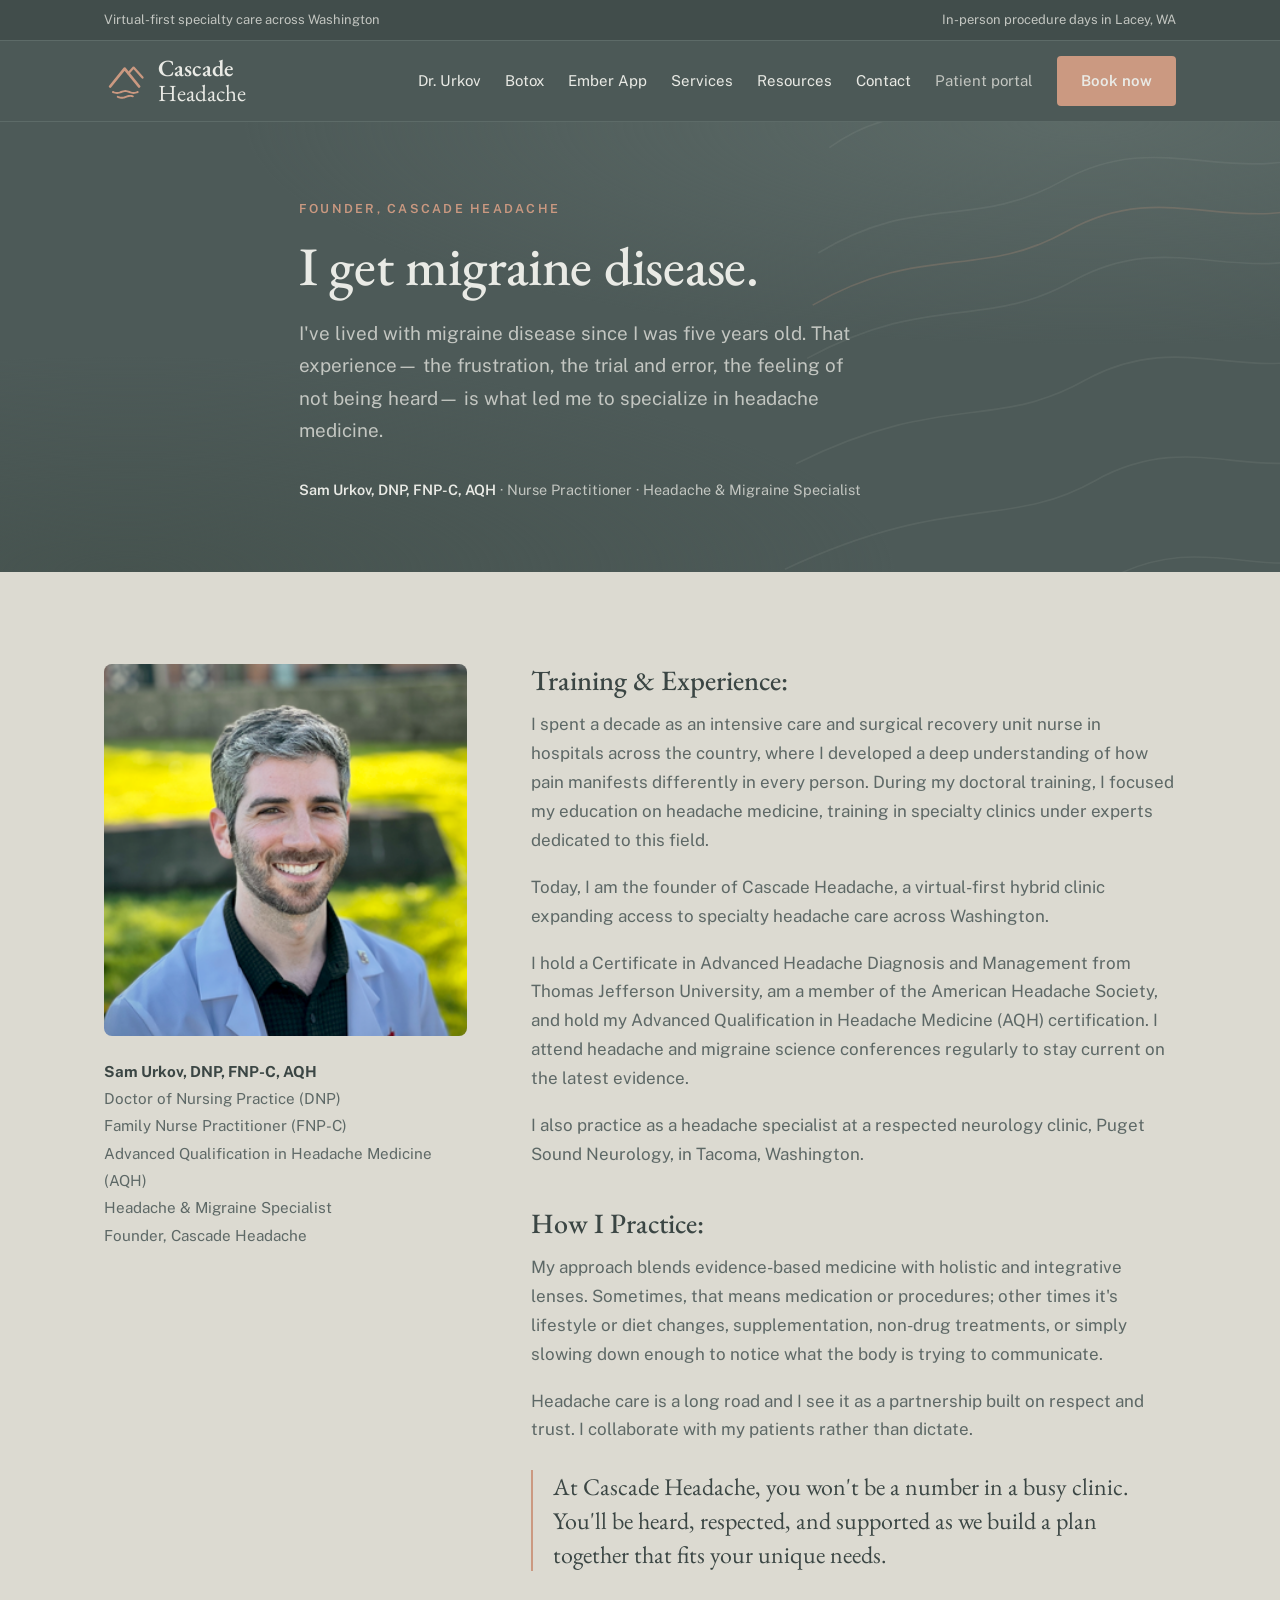
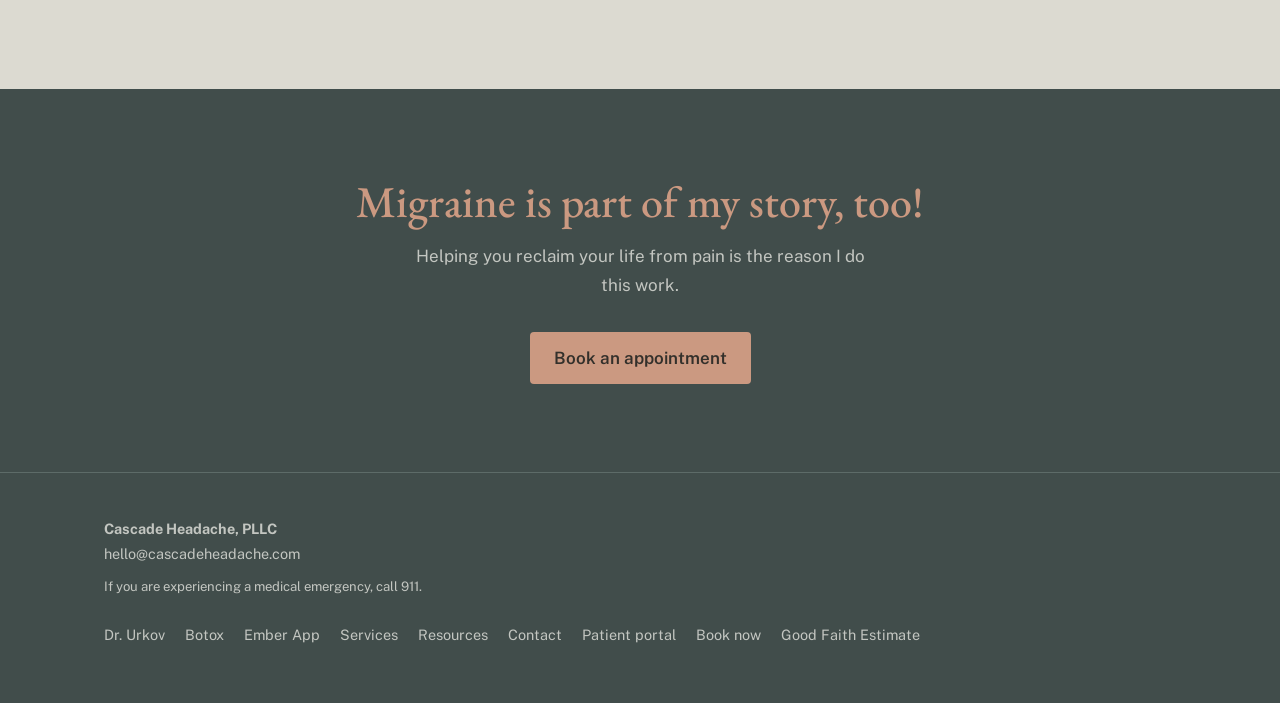
<file: drurkov/index.html>
<!DOCTYPE html>
<html lang="en">
<head>
<meta charset="UTF-8">
<meta name="viewport" content="width=device-width, initial-scale=1">
<title>Sam Urkov, DNP, FNP-C, AQH | Headache &amp; Migraine Specialist</title>
<meta name="description" content="Expert migraine care tailored to your needs. Open to new patients in Washington. Talk to a headache specialist focused on personalized, effective treatment.">
<link rel="canonical" href="https://cascadeheadache.com/drurkov/">
<meta property="og:title" content="Sam Urkov, DNP, FNP-C, AQH | Headache &amp; Migraine Specialist">
<meta property="og:description" content="Expert migraine care tailored to your needs. Open to new patients in Washington. Talk to a headache specialist focused on personalized, effective treatment.">
<meta property="og:image" content="https://cascadeheadache.com/assets/og-share.png">
<meta property="og:url" content="https://cascadeheadache.com/drurkov/">
<meta property="og:type" content="website">
<meta name="twitter:card" content="summary_large_image">
<meta name="twitter:title" content="Sam Urkov, DNP, FNP-C, AQH | Headache &amp; Migraine Specialist">
<meta name="twitter:description" content="Expert migraine care tailored to your needs. Open to new patients in Washington. Talk to a headache specialist focused on personalized, effective treatment.">
<meta name="twitter:image" content="https://cascadeheadache.com/assets/og-share.png">
<link rel="preconnect" href="https://fonts.googleapis.com">
<link rel="preconnect" href="https://fonts.gstatic.com" crossorigin>
<link href="https://fonts.googleapis.com/css2?family=EB+Garamond:ital,wght@0,400..700;1,400..700&family=Public+Sans:ital,wght@0,300..800;1,300..800&display=swap" rel="stylesheet">
<link rel="stylesheet" href="../assets/site.css">
<link rel="icon" type="image/svg+xml" href='data:image/svg+xml,%3Csvg%20xmlns%3D%22http%3A//www.w3.org/2000/svg%22%20viewBox%3D%220%200%2064%2064%22%3E%3Cpath%20d%3D%22M%209%2040%20L%2030%2014%20L%2051%2040%22%20fill%3D%22none%22%20stroke%3D%22%23cb9981%22%20stroke-width%3D%224.00%22%20stroke-linecap%3D%22round%22%20stroke-linejoin%3D%22round%22/%3E%3Cpath%20d%3D%22M%2035.5%2020.9%20L%2043%2012.5%20L%2056%2027%22%20fill%3D%22none%22%20stroke%3D%22%23cb9981%22%20stroke-width%3D%223.28%22%20stroke-linecap%3D%22round%22%20stroke-linejoin%3D%22round%22/%3E%3Cpath%20d%3D%22M%2013%2048.0%20L%2014.5%2048.54%20L%2016.0%2048.99%20L%2017.5%2049.29%20L%2019.0%2049.4%20L%2020.5%2049.29%20L%2022.0%2048.99%20L%2023.5%2048.54%20L%2025.0%2048.0%20L%2026.5%2047.46%20L%2028.0%2047.01%20L%2029.5%2046.71%20L%2031.0%2046.6%20L%2032.5%2046.71%20L%2034.0%2047.01%20L%2035.5%2047.46%20L%2037.0%2048.0%20L%2038.5%2048.54%20L%2040.0%2048.99%20L%2041.5%2049.29%20L%2043.0%2049.4%20L%2044.5%2049.29%20L%2046.0%2048.99%20L%2047.5%2048.54%20L%2049.0%2048.0%22%20fill%3D%22none%22%20stroke%3D%22%23cb9981%22%20stroke-width%3D%222.80%22%20stroke-linecap%3D%22round%22%20stroke-linejoin%3D%22round%22/%3E%3Cpath%20d%3D%22M%2020%2055.0%20L%2020.92%2055.33%20L%2021.83%2055.65%20L%2022.75%2055.92%20L%2023.67%2056.15%20L%2024.58%2056.3%20L%2025.5%2056.39%20L%2026.42%2056.39%20L%2027.33%2056.32%20L%2028.25%2056.16%20L%2029.17%2055.95%20L%2030.08%2055.67%20L%2031.0%2055.36%20L%2031.92%2055.03%20L%2032.83%2054.7%20L%2033.75%2054.38%20L%2034.67%2054.1%20L%2035.58%2053.87%20L%2036.5%2053.71%20L%2037.42%2053.62%20L%2038.33%2053.61%20L%2039.25%2053.67%20L%2040.17%2053.82%20L%2041.08%2054.03%20L%2042.0%2054.3%22%20fill%3D%22none%22%20stroke%3D%22%23cb9981%22%20stroke-width%3D%222.80%22%20stroke-linecap%3D%22round%22%20stroke-linejoin%3D%22round%22/%3E%3C/svg%3E'>
<script type="application/ld+json">
{
  "@context": "https://schema.org",
  "@type": "Person",
  "name": "Sam Urkov",
  "honorificSuffix": "DNP, FNP-C, AQH",
  "jobTitle": "Nurse Practitioner, Headache & Migraine Specialist",
  "description": "Founder of Cascade Headache. Doctor of Nursing Practice, Family Nurse Practitioner, with an Advanced Qualification in Headache Medicine.",
  "url": "https://cascadeheadache.com/drurkov/",
  "image": "https://cascadeheadache.com/assets/head-shot.webp",
  "worksFor": {
    "@id": "https://cascadeheadache.com/#business"
  }
}
</script>
</head>
<body>

<div class="utility">
  <div class="wrap">
    <span>Virtual-first specialty care across Washington</span>
    <span>In-person procedure days in Lacey, WA</span>
  </div>
</div>

<header class="site">
  <div class="wrap nav">
    <a class="brand" href="/" aria-label="Cascade Headache home">
      <svg class="mark" viewBox="0 0 64 64" aria-hidden="true"><path d="M 9 40 L 30 14 L 51 40" fill="none" stroke="var(--clay)" stroke-width="4.00" stroke-linecap="round" stroke-linejoin="round"/><path d="M 35.5 20.9 L 43 12.5 L 56 27" fill="none" stroke="var(--clay)" stroke-width="3.28" stroke-linecap="round" stroke-linejoin="round"/><path d="M 13 48.0 L 14.5 48.54 L 16.0 48.99 L 17.5 49.29 L 19.0 49.4 L 20.5 49.29 L 22.0 48.99 L 23.5 48.54 L 25.0 48.0 L 26.5 47.46 L 28.0 47.01 L 29.5 46.71 L 31.0 46.6 L 32.5 46.71 L 34.0 47.01 L 35.5 47.46 L 37.0 48.0 L 38.5 48.54 L 40.0 48.99 L 41.5 49.29 L 43.0 49.4 L 44.5 49.29 L 46.0 48.99 L 47.5 48.54 L 49.0 48.0" fill="none" stroke="var(--clay)" stroke-width="2.80" stroke-linecap="round" stroke-linejoin="round"/><path d="M 20 55.0 L 20.92 55.33 L 21.83 55.65 L 22.75 55.92 L 23.67 56.15 L 24.58 56.3 L 25.5 56.39 L 26.42 56.39 L 27.33 56.32 L 28.25 56.16 L 29.17 55.95 L 30.08 55.67 L 31.0 55.36 L 31.92 55.03 L 32.83 54.7 L 33.75 54.38 L 34.67 54.1 L 35.58 53.87 L 36.5 53.71 L 37.42 53.62 L 38.33 53.61 L 39.25 53.67 L 40.17 53.82 L 41.08 54.03 L 42.0 54.3" fill="none" stroke="var(--clay)" stroke-width="2.80" stroke-linecap="round" stroke-linejoin="round"/></svg>
      <span class="wordmark"><b>Cascade</b>Headache</span>
    </a>
    <nav class="navlinks" id="mainnav" aria-label="Main">
      <a href="/drurkov/">Dr. Urkov</a>
      <a href="/botox/">Botox</a>
      <a href="/ember/">Ember App</a>
      <a href="/services/">Services</a>
      <a href="/resources/">Resources</a>
      <a href="/contact/">Contact</a>
      <a class="portal" href="https://phr.charmtracker.com/login.sas?FACILITY_ID=3a3047be28b32bf94b0ce51b78930cd2e46074c0ed5bb0a898ee2e5ce9d5cc8ac81b440bc8a53a00">Patient portal</a>
      <a class="btn" href="/booking/">Book now</a>
    </nav>
    <button class="menu-toggle" aria-expanded="false" aria-controls="mainnav" onclick="var n=document.getElementById('mainnav');var o=n.classList.toggle('open');this.setAttribute('aria-expanded',o);this.textContent=o?'Close':'Menu'">Menu</button>
  </div>
</header>

<section class="pagehead">
  <svg class="hero-contours" viewBox="0 0 600 700" preserveAspectRatio="xMaxYMid slice" aria-hidden="true">
    <g fill="none" stroke="#e9eae5" stroke-opacity=".07" stroke-width="1.5">
      <path d="M600 80 C480 120 430 60 340 110 C260 155 210 120 140 170"/>
      <path d="M600 170 C500 210 440 150 350 200 C270 245 220 210 130 265"/>
      <path d="M600 260 C510 300 450 240 360 290 C280 335 230 300 120 360"/>
      <path d="M600 350 C520 390 460 330 370 380 C290 425 240 390 110 455"/>
      <path d="M600 440 C530 480 470 420 380 470 C300 515 250 480 100 550"/>
      <path d="M600 530 C540 570 480 510 390 560 C310 605 260 570 90 645"/>
    </g>
    <g fill="none" stroke="#cb9981" stroke-opacity=".22" stroke-width="1.5">
      <path d="M600 215 C505 255 445 195 355 245 C275 290 225 255 125 312"/>
    </g>
  </svg>
  <div class="wrap inner">
    <p class="eyebrow">Founder, Cascade Headache</p>
    <h1>I get migraine disease.</h1>
    <p class="lede">I've lived with migraine disease since I was five years old. That experience&mdash; the frustration, the trial and error, the feeling of not being heard&mdash; is what led me to specialize in headache medicine.</p>
    <p class="cred" style="margin-top:32px"><strong>Sam Urkov, DNP, FNP-C, AQH</strong> &middot; Nurse Practitioner &middot; Headache &amp; Migraine Specialist</p>
  </div>
</section>

<section class="block light">
  <div class="wrap bio">
    <div class="portrait">
      <img src="../assets/head-shot.webp" alt="Sam Urkov, DNP, FNP-C, AQH, smiling outdoors in front of a green landscape" width="300" height="307">
      <ul class="creds">
        <li><b>Sam Urkov, DNP, FNP-C, AQH</b></li>
        <li>Doctor of Nursing Practice (DNP)</li>
        <li>Family Nurse Practitioner (FNP-C)</li>
        <li>Advanced Qualification in Headache Medicine (AQH)</li>
        <li>Headache &amp; Migraine Specialist</li>
        <li>Founder, Cascade Headache</li>
      </ul>
    </div>
    <div class="prose">
      <h3>Training &amp; Experience:</h3>
      <p>I spent a decade as an intensive care and surgical recovery unit nurse in hospitals across the country, where I developed a deep understanding of how pain manifests differently in every person. During my doctoral training, I focused my education on headache medicine, training in specialty clinics under experts dedicated to this field.</p>
      <p>Today, I am the founder of Cascade Headache, a virtual-first hybrid clinic expanding access to specialty headache care across Washington.</p>
      <p>I hold a Certificate in Advanced Headache Diagnosis and Management from Thomas Jefferson University, am a member of the American Headache Society, and hold my Advanced Qualification in Headache Medicine (AQH) certification. I attend headache and migraine science conferences regularly to stay current on the latest evidence.</p>
      <p>I also practice as a headache specialist at a respected neurology clinic, Puget Sound Neurology, in Tacoma, Washington.</p>

      <h3>How I Practice:</h3>
      <p>My approach blends evidence-based medicine with holistic and integrative lenses. Sometimes, that means medication or procedures; other times it's lifestyle or diet changes, supplementation, non-drug treatments, or simply slowing down enough to notice what the body is trying to communicate.</p>
      <p>Headache care is a long road and I see it as a partnership built on respect and trust. I collaborate with my patients rather than dictate.</p>
      <p class="callout">At Cascade Headache, you won't be a number in a busy clinic. You'll be heard, respected, and supported as we build a plan together that fits your unique needs.</p>
    </div>
  </div>
</section>

<section class="cta-band">
  <div class="wrap">
    <h2>Migraine is part of my story, too!</h2>
    <p>Helping you reclaim your life from pain is the reason I do this work.</p>
    <a class="btn" href="/booking/">Book an appointment</a>
  </div>
</section>

<footer>
  <div class="wrap">
    <div>
      <div><b>Cascade Headache, PLLC</b></div>
      <div><a href="mailto:hello@cascadeheadache.com">hello@cascadeheadache.com</a></div>
      <div class="em">If you are experiencing a medical emergency, call 911.</div>
    </div>
    <nav aria-label="Footer">
      <a href="/drurkov/">Dr. Urkov</a>
      <a href="/botox/">Botox</a>
      <a href="/ember/">Ember App</a>
      <a href="/services/">Services</a>
      <a href="/resources/">Resources</a>
      <a href="/contact/">Contact</a>
      <a href="https://phr.charmtracker.com/login.sas?FACILITY_ID=3a3047be28b32bf94b0ce51b78930cd2e46074c0ed5bb0a898ee2e5ce9d5cc8ac81b440bc8a53a00">Patient portal</a>
      <a href="/booking/">Book now</a>
      <a href="/services/#good-faith-estimate">Good Faith Estimate</a>
    </nav>
  </div>
</footer>

</body>
</html>
</file>
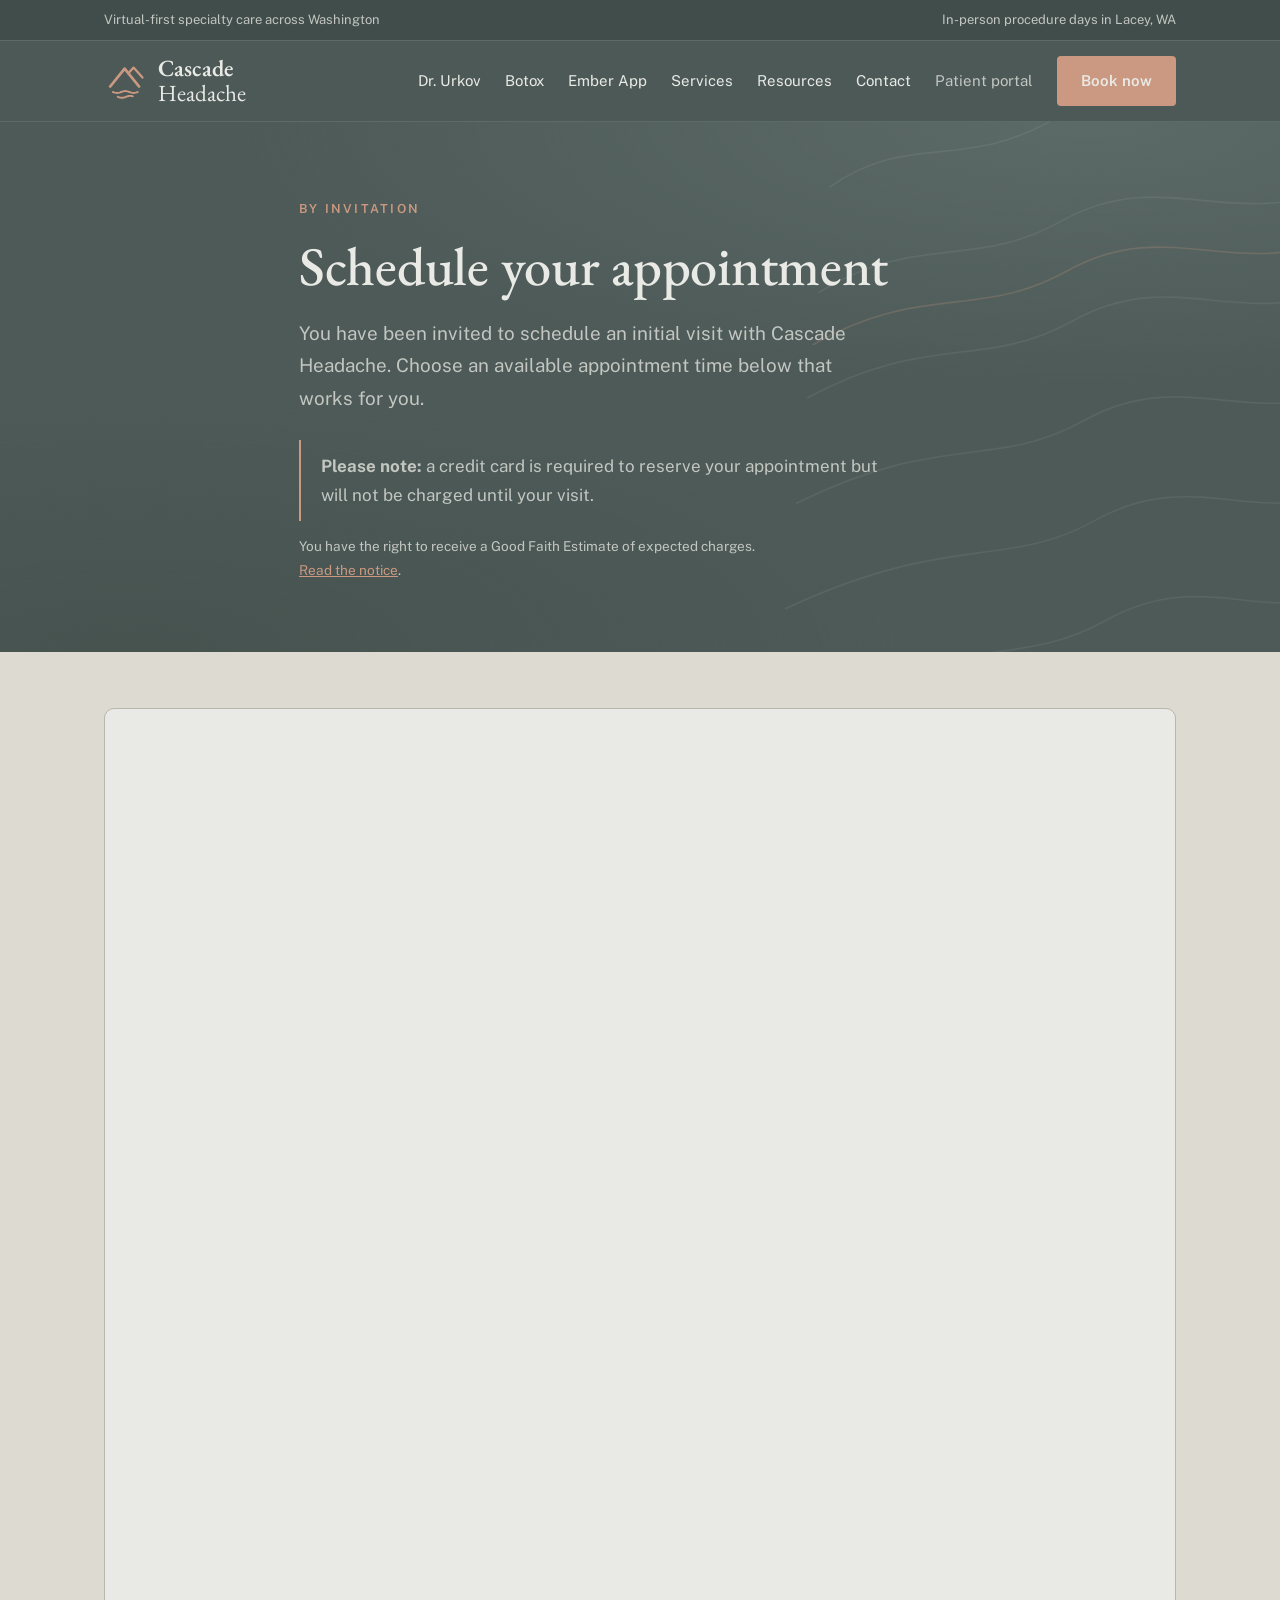
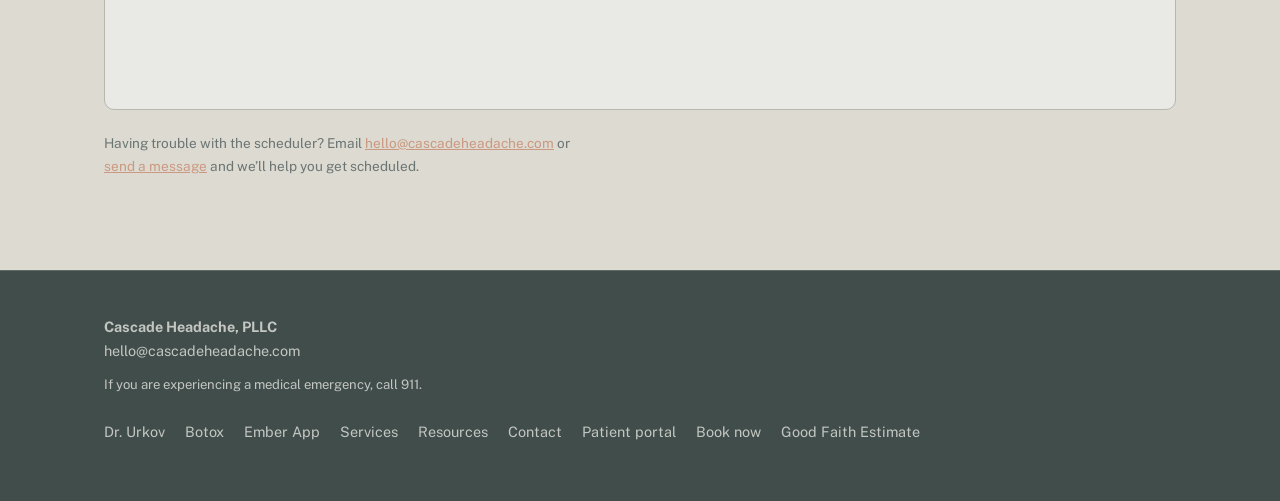
<file: schedule/index.html>
<!DOCTYPE html>
<html lang="en">
<head>
<meta charset="UTF-8">
<meta name="viewport" content="width=device-width, initial-scale=1">
<title>Schedule Your Appointment | Cascade Headache</title>
<meta name="description" content="Private scheduling page for patients invited to book with Cascade Headache.">
<meta name="robots" content="noindex,nofollow,noarchive">
<meta name="googlebot" content="noindex,nofollow,noarchive">
<link rel="preconnect" href="https://fonts.googleapis.com">
<link rel="preconnect" href="https://fonts.gstatic.com" crossorigin>
<link href="https://fonts.googleapis.com/css2?family=EB+Garamond:ital,wght@0,400..700;1,400..700&family=Public+Sans:ital,wght@0,300..800;1,300..800&display=swap" rel="stylesheet">
<link rel="stylesheet" href="../assets/site.css">
<link rel="icon" type="image/svg+xml" href='data:image/svg+xml,%3Csvg%20xmlns%3D%22http%3A//www.w3.org/2000/svg%22%20viewBox%3D%220%200%2064%2064%22%3E%3Cpath%20d%3D%22M%209%2040%20L%2030%2014%20L%2051%2040%22%20fill%3D%22none%22%20stroke%3D%22%23cb9981%22%20stroke-width%3D%224.00%22%20stroke-linecap%3D%22round%22%20stroke-linejoin%3D%22round%22/%3E%3Cpath%20d%3D%22M%2035.5%2020.9%20L%2043%2012.5%20L%2056%2027%22%20fill%3D%22none%22%20stroke%3D%22%23cb9981%22%20stroke-width%3D%223.28%22%20stroke-linecap%3D%22round%22%20stroke-linejoin%3D%22round%22/%3E%3Cpath%20d%3D%22M%2013%2048.0%20L%2014.5%2048.54%20L%2016.0%2048.99%20L%2017.5%2049.29%20L%2019.0%2049.4%20L%2020.5%2049.29%20L%2022.0%2048.99%20L%2023.5%2048.54%20L%2025.0%2048.0%20L%2026.5%2047.46%20L%2028.0%2047.01%20L%2029.5%2046.71%20L%2031.0%2046.6%20L%2032.5%2046.71%20L%2034.0%2047.01%20L%2035.5%2047.46%20L%2037.0%2048.0%20L%2038.5%2048.54%20L%2040.0%2048.99%20L%2041.5%2049.29%20L%2043.0%2049.4%20L%2044.5%2049.29%20L%2046.0%2048.99%20L%2047.5%2048.54%20L%2049.0%2048.0%22%20fill%3D%22none%22%20stroke%3D%22%23cb9981%22%20stroke-width%3D%222.80%22%20stroke-linecap%3D%22round%22%20stroke-linejoin%3D%22round%22/%3E%3Cpath%20d%3D%22M%2020%2055.0%20L%2020.92%2055.33%20L%2021.83%2055.65%20L%2022.75%2055.92%20L%2023.67%2056.15%20L%2024.58%2056.3%20L%2025.5%2056.39%20L%2026.42%2056.39%20L%2027.33%2056.32%20L%2028.25%2056.16%20L%2029.17%2055.95%20L%2030.08%2055.67%20L%2031.0%2055.36%20L%2031.92%2055.03%20L%2032.83%2054.7%20L%2033.75%2054.38%20L%2034.67%2054.1%20L%2035.58%2053.87%20L%2036.5%2053.71%20L%2037.42%2053.62%20L%2038.33%2053.61%20L%2039.25%2053.67%20L%2040.17%2053.82%20L%2041.08%2054.03%20L%2042.0%2054.3%22%20fill%3D%22none%22%20stroke%3D%22%23cb9981%22%20stroke-width%3D%222.80%22%20stroke-linecap%3D%22round%22%20stroke-linejoin%3D%22round%22/%3E%3C/svg%3E'>
</head>
<body>

<div class="utility">
  <div class="wrap">
    <span>Virtual-first specialty care across Washington</span>
    <span>In-person procedure days in Lacey, WA</span>
  </div>
</div>

<header class="site">
  <div class="wrap nav">
    <a class="brand" href="/" aria-label="Cascade Headache home">
      <svg class="mark" viewBox="0 0 64 64" aria-hidden="true"><path d="M 9 40 L 30 14 L 51 40" fill="none" stroke="var(--clay)" stroke-width="4.00" stroke-linecap="round" stroke-linejoin="round"/><path d="M 35.5 20.9 L 43 12.5 L 56 27" fill="none" stroke="var(--clay)" stroke-width="3.28" stroke-linecap="round" stroke-linejoin="round"/><path d="M 13 48.0 L 14.5 48.54 L 16.0 48.99 L 17.5 49.29 L 19.0 49.4 L 20.5 49.29 L 22.0 48.99 L 23.5 48.54 L 25.0 48.0 L 26.5 47.46 L 28.0 47.01 L 29.5 46.71 L 31.0 46.6 L 32.5 46.71 L 34.0 47.01 L 35.5 47.46 L 37.0 48.0 L 38.5 48.54 L 40.0 48.99 L 41.5 49.29 L 43.0 49.4 L 44.5 49.29 L 46.0 48.99 L 47.5 48.54 L 49.0 48.0" fill="none" stroke="var(--clay)" stroke-width="2.80" stroke-linecap="round" stroke-linejoin="round"/><path d="M 20 55.0 L 20.92 55.33 L 21.83 55.65 L 22.75 55.92 L 23.67 56.15 L 24.58 56.3 L 25.5 56.39 L 26.42 56.39 L 27.33 56.32 L 28.25 56.16 L 29.17 55.95 L 30.08 55.67 L 31.0 55.36 L 31.92 55.03 L 32.83 54.7 L 33.75 54.38 L 34.67 54.1 L 35.58 53.87 L 36.5 53.71 L 37.42 53.62 L 38.33 53.61 L 39.25 53.67 L 40.17 53.82 L 41.08 54.03 L 42.0 54.3" fill="none" stroke="var(--clay)" stroke-width="2.80" stroke-linecap="round" stroke-linejoin="round"/></svg>
      <span class="wordmark"><b>Cascade</b>Headache</span>
    </a>
    <nav class="navlinks" id="mainnav" aria-label="Main">
      <a href="/drurkov/">Dr. Urkov</a>
      <a href="/botox/">Botox</a>
      <a href="/ember/">Ember App</a>
      <a href="/services/">Services</a>
      <a href="/resources/">Resources</a>
      <a href="/contact/">Contact</a>
      <a class="portal" href="https://phr.charmtracker.com/login.sas?FACILITY_ID=3a3047be28b32bf94b0ce51b78930cd2e46074c0ed5bb0a898ee2e5ce9d5cc8ac81b440bc8a53a00">Patient portal</a>
      <a class="btn" href="/booking/">Book now</a>
    </nav>
    <button class="menu-toggle" aria-expanded="false" aria-controls="mainnav" onclick="var n=document.getElementById('mainnav');var o=n.classList.toggle('open');this.setAttribute('aria-expanded',o);this.textContent=o?'Close':'Menu'">Menu</button>
  </div>
</header>

<section class="pagehead">
  <svg class="hero-contours" viewBox="0 0 600 700" preserveAspectRatio="xMaxYMid slice" aria-hidden="true">
    <g fill="none" stroke="#e9eae5" stroke-opacity=".07" stroke-width="1.5">
      <path d="M600 80 C480 120 430 60 340 110 C260 155 210 120 140 170"/>
      <path d="M600 170 C500 210 440 150 350 200 C270 245 220 210 130 265"/>
      <path d="M600 260 C510 300 450 240 360 290 C280 335 230 300 120 360"/>
      <path d="M600 350 C520 390 460 330 370 380 C290 425 240 390 110 455"/>
      <path d="M600 440 C530 480 470 420 380 470 C300 515 250 480 100 550"/>
      <path d="M600 530 C540 570 480 510 390 560 C310 605 260 570 90 645"/>
    </g>
    <g fill="none" stroke="#cb9981" stroke-opacity=".22" stroke-width="1.5">
      <path d="M600 215 C505 255 445 195 355 245 C275 290 225 255 125 312"/>
    </g>
  </svg>
  <div class="wrap inner">
    <p class="eyebrow">By invitation</p>
    <h1>Schedule your appointment</h1>
    <p class="lede">You have been invited to schedule an initial visit with Cascade Headache. Choose an available appointment time below that works for you.</p>
    <p class="notice" style="margin-top:26px"><b>Please note:</b> a credit card is required to reserve your appointment but will not be charged until your visit.</p>
    <p class="fine" style="margin-top:14px">You have the right to receive a Good Faith Estimate of expected charges. <a href="/services/#good-faith-estimate">Read the notice</a>.</p>
  </div>
</section>

<section class="block light" style="padding-top:56px">
  <div class="wrap">
    <div class="embed-scroll">
      <div class="embed">
        <iframe title="Cascade Headache appointment scheduler" width="100%" height="1000" frameborder="0" src="https://ehr.charmtracker.com/publicCal.sas?method=getCal&amp;digest=e46074c0ed5bb0a8d78c4f03351a3cb5dfc0be950f7fc5c735884bad78a04c576ee57013c1a537e6bad844ced362eaabd95fcbc3b76e32a2"></iframe>
      </div>
    </div>
    <p class="fine" style="margin-top:22px">Having trouble with the scheduler? Email <a href="mailto:hello@cascadeheadache.com">hello@cascadeheadache.com</a> or <a href="/contact/">send a message</a> and we&rsquo;ll help you get scheduled.</p>
  </div>
</section>

<footer>
  <div class="wrap">
    <div>
      <div><b>Cascade Headache, PLLC</b></div>
      <div><a href="mailto:hello@cascadeheadache.com">hello@cascadeheadache.com</a></div>
      <div class="em">If you are experiencing a medical emergency, call 911.</div>
    </div>
    <nav aria-label="Footer">
      <a href="/drurkov/">Dr. Urkov</a>
      <a href="/botox/">Botox</a>
      <a href="/ember/">Ember App</a>
      <a href="/services/">Services</a>
      <a href="/resources/">Resources</a>
      <a href="/contact/">Contact</a>
      <a href="https://phr.charmtracker.com/login.sas?FACILITY_ID=3a3047be28b32bf94b0ce51b78930cd2e46074c0ed5bb0a898ee2e5ce9d5cc8ac81b440bc8a53a00">Patient portal</a>
      <a href="/booking/">Book now</a>
      <a href="/services/#good-faith-estimate">Good Faith Estimate</a>
    </nav>
  </div>
</footer>

</body>
</html>
</file>
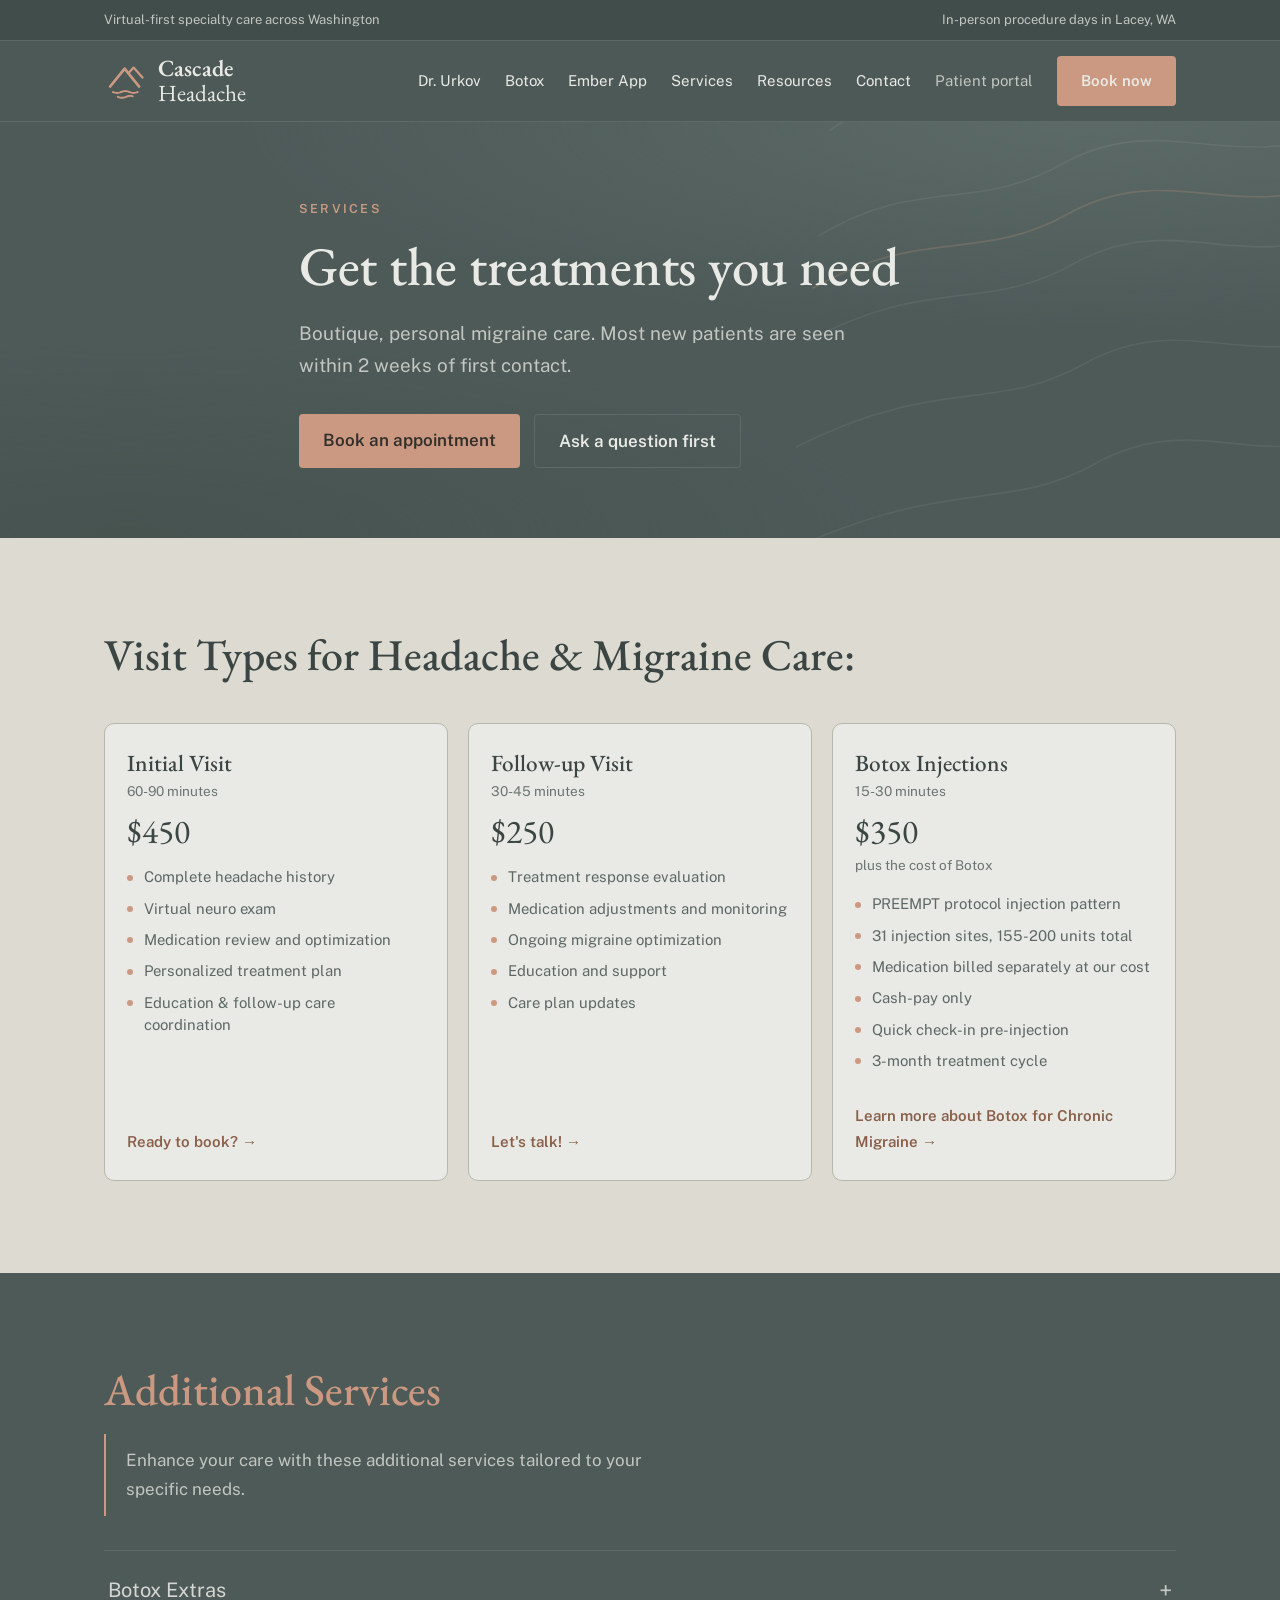
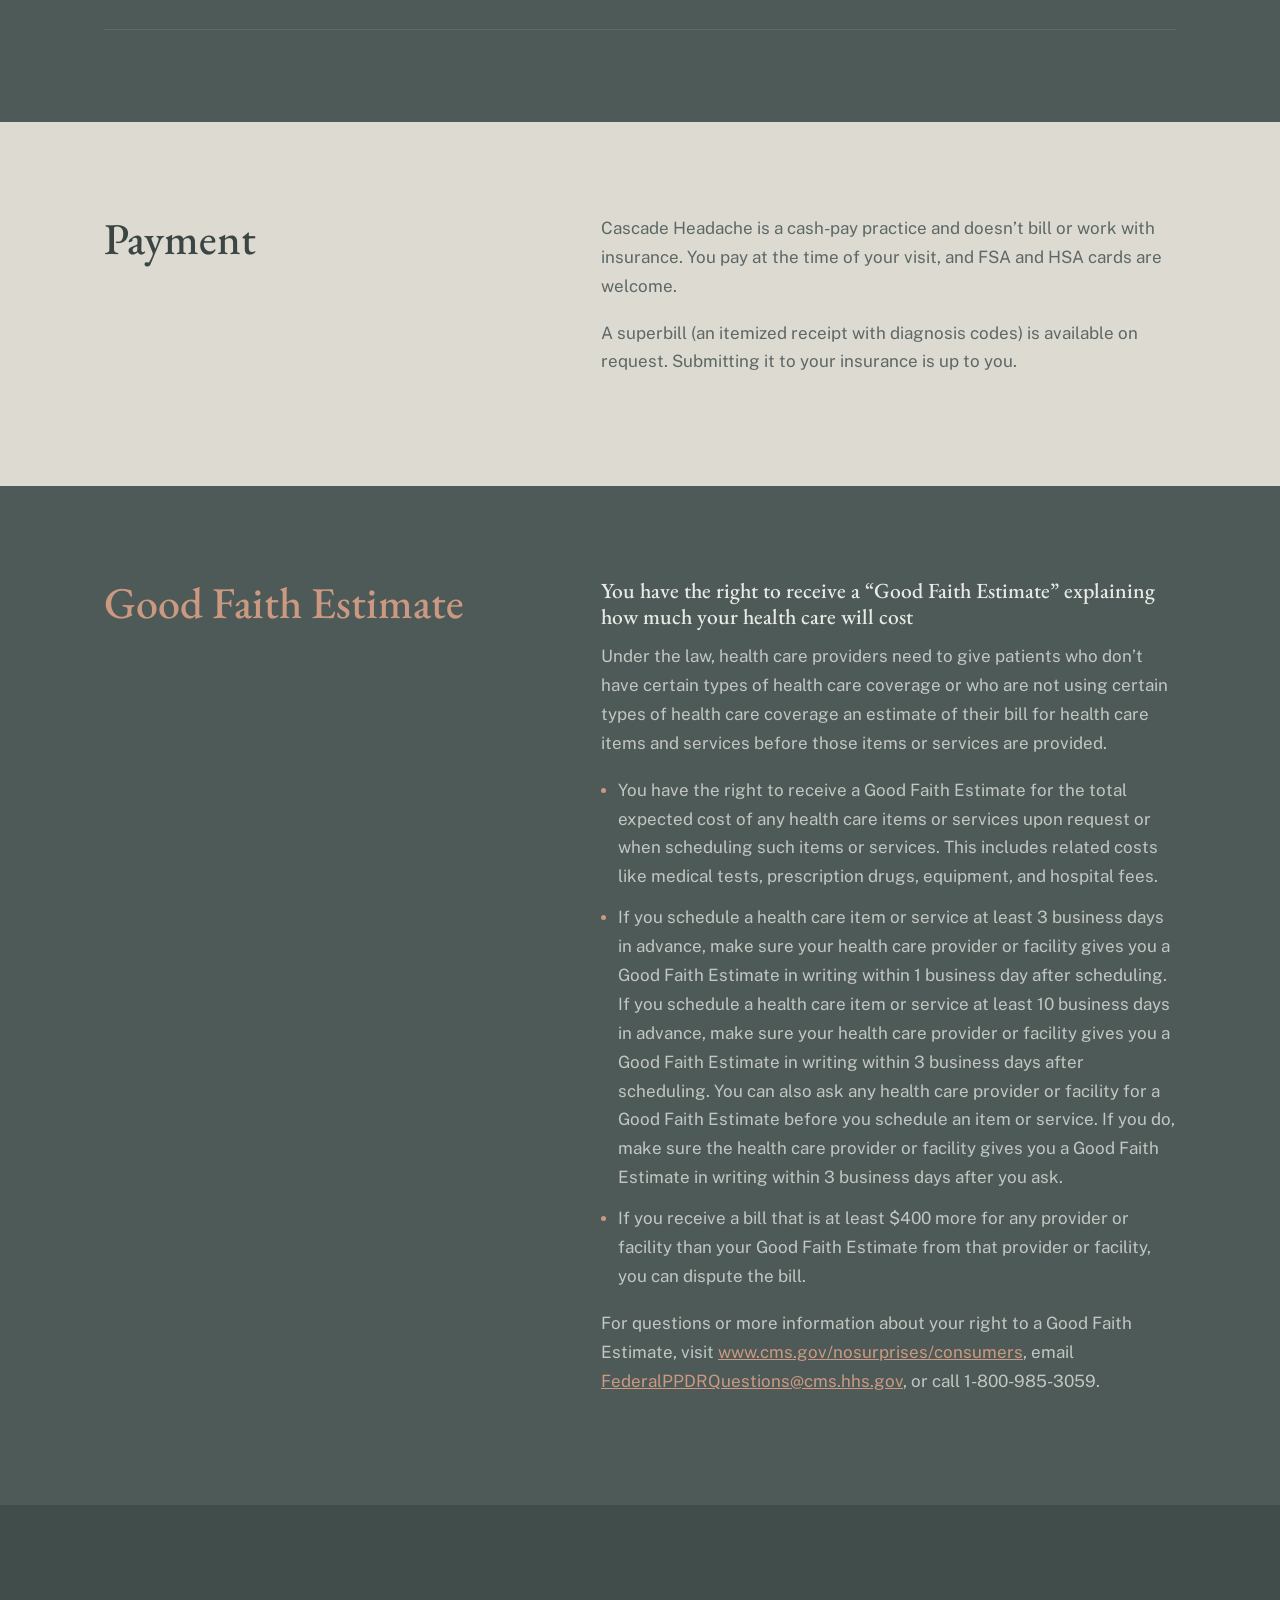
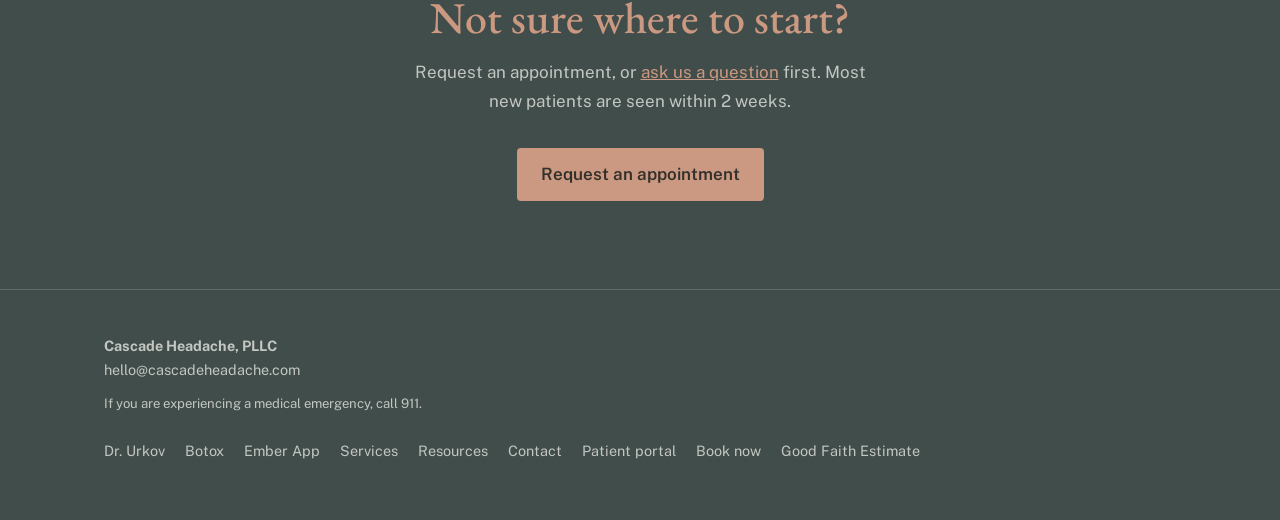
<file: services/index.html>
<!DOCTYPE html>
<html lang="en">
<head>
<meta charset="UTF-8">
<meta name="viewport" content="width=device-width, initial-scale=1">
<title>Headache &amp; Migraine Services &amp; Pricing | Cascade Headache</title>
<meta name="description" content="Visit types and pricing at Cascade Headache: initial visits $450, follow-ups $250, and Botox injection visits $350 plus the cost of Botox. Boutique migraine care in WA.">
<link rel="canonical" href="https://cascadeheadache.com/services/">
<meta property="og:title" content="Headache &amp; Migraine Services &amp; Pricing | Cascade Headache">
<meta property="og:description" content="Visit types and pricing at Cascade Headache: initial visits $450, follow-ups $250, and Botox injection visits $350 plus the cost of Botox. Boutique migraine care in WA.">
<meta property="og:image" content="https://cascadeheadache.com/assets/og-share.png">
<meta property="og:url" content="https://cascadeheadache.com/services/">
<meta property="og:type" content="website">
<meta name="twitter:card" content="summary_large_image">
<meta name="twitter:title" content="Headache &amp; Migraine Services &amp; Pricing | Cascade Headache">
<meta name="twitter:description" content="Visit types and pricing at Cascade Headache: initial visits $450, follow-ups $250, and Botox injection visits $350 plus the cost of Botox. Boutique migraine care in WA.">
<meta name="twitter:image" content="https://cascadeheadache.com/assets/og-share.png">
<link rel="preconnect" href="https://fonts.googleapis.com">
<link rel="preconnect" href="https://fonts.gstatic.com" crossorigin>
<link href="https://fonts.googleapis.com/css2?family=EB+Garamond:ital,wght@0,400..700;1,400..700&family=Public+Sans:ital,wght@0,300..800;1,300..800&display=swap" rel="stylesheet">
<link rel="stylesheet" href="../assets/site.css">
<link rel="icon" type="image/svg+xml" href='data:image/svg+xml,%3Csvg%20xmlns%3D%22http%3A//www.w3.org/2000/svg%22%20viewBox%3D%220%200%2064%2064%22%3E%3Cpath%20d%3D%22M%209%2040%20L%2030%2014%20L%2051%2040%22%20fill%3D%22none%22%20stroke%3D%22%23cb9981%22%20stroke-width%3D%224.00%22%20stroke-linecap%3D%22round%22%20stroke-linejoin%3D%22round%22/%3E%3Cpath%20d%3D%22M%2035.5%2020.9%20L%2043%2012.5%20L%2056%2027%22%20fill%3D%22none%22%20stroke%3D%22%23cb9981%22%20stroke-width%3D%223.28%22%20stroke-linecap%3D%22round%22%20stroke-linejoin%3D%22round%22/%3E%3Cpath%20d%3D%22M%2013%2048.0%20L%2014.5%2048.54%20L%2016.0%2048.99%20L%2017.5%2049.29%20L%2019.0%2049.4%20L%2020.5%2049.29%20L%2022.0%2048.99%20L%2023.5%2048.54%20L%2025.0%2048.0%20L%2026.5%2047.46%20L%2028.0%2047.01%20L%2029.5%2046.71%20L%2031.0%2046.6%20L%2032.5%2046.71%20L%2034.0%2047.01%20L%2035.5%2047.46%20L%2037.0%2048.0%20L%2038.5%2048.54%20L%2040.0%2048.99%20L%2041.5%2049.29%20L%2043.0%2049.4%20L%2044.5%2049.29%20L%2046.0%2048.99%20L%2047.5%2048.54%20L%2049.0%2048.0%22%20fill%3D%22none%22%20stroke%3D%22%23cb9981%22%20stroke-width%3D%222.80%22%20stroke-linecap%3D%22round%22%20stroke-linejoin%3D%22round%22/%3E%3Cpath%20d%3D%22M%2020%2055.0%20L%2020.92%2055.33%20L%2021.83%2055.65%20L%2022.75%2055.92%20L%2023.67%2056.15%20L%2024.58%2056.3%20L%2025.5%2056.39%20L%2026.42%2056.39%20L%2027.33%2056.32%20L%2028.25%2056.16%20L%2029.17%2055.95%20L%2030.08%2055.67%20L%2031.0%2055.36%20L%2031.92%2055.03%20L%2032.83%2054.7%20L%2033.75%2054.38%20L%2034.67%2054.1%20L%2035.58%2053.87%20L%2036.5%2053.71%20L%2037.42%2053.62%20L%2038.33%2053.61%20L%2039.25%2053.67%20L%2040.17%2053.82%20L%2041.08%2054.03%20L%2042.0%2054.3%22%20fill%3D%22none%22%20stroke%3D%22%23cb9981%22%20stroke-width%3D%222.80%22%20stroke-linecap%3D%22round%22%20stroke-linejoin%3D%22round%22/%3E%3C/svg%3E'>
</head>
<body>

<div class="utility">
  <div class="wrap">
    <span>Virtual-first specialty care across Washington</span>
    <span>In-person procedure days in Lacey, WA</span>
  </div>
</div>

<header class="site">
  <div class="wrap nav">
    <a class="brand" href="/" aria-label="Cascade Headache home">
      <svg class="mark" viewBox="0 0 64 64" aria-hidden="true"><path d="M 9 40 L 30 14 L 51 40" fill="none" stroke="var(--clay)" stroke-width="4.00" stroke-linecap="round" stroke-linejoin="round"/><path d="M 35.5 20.9 L 43 12.5 L 56 27" fill="none" stroke="var(--clay)" stroke-width="3.28" stroke-linecap="round" stroke-linejoin="round"/><path d="M 13 48.0 L 14.5 48.54 L 16.0 48.99 L 17.5 49.29 L 19.0 49.4 L 20.5 49.29 L 22.0 48.99 L 23.5 48.54 L 25.0 48.0 L 26.5 47.46 L 28.0 47.01 L 29.5 46.71 L 31.0 46.6 L 32.5 46.71 L 34.0 47.01 L 35.5 47.46 L 37.0 48.0 L 38.5 48.54 L 40.0 48.99 L 41.5 49.29 L 43.0 49.4 L 44.5 49.29 L 46.0 48.99 L 47.5 48.54 L 49.0 48.0" fill="none" stroke="var(--clay)" stroke-width="2.80" stroke-linecap="round" stroke-linejoin="round"/><path d="M 20 55.0 L 20.92 55.33 L 21.83 55.65 L 22.75 55.92 L 23.67 56.15 L 24.58 56.3 L 25.5 56.39 L 26.42 56.39 L 27.33 56.32 L 28.25 56.16 L 29.17 55.95 L 30.08 55.67 L 31.0 55.36 L 31.92 55.03 L 32.83 54.7 L 33.75 54.38 L 34.67 54.1 L 35.58 53.87 L 36.5 53.71 L 37.42 53.62 L 38.33 53.61 L 39.25 53.67 L 40.17 53.82 L 41.08 54.03 L 42.0 54.3" fill="none" stroke="var(--clay)" stroke-width="2.80" stroke-linecap="round" stroke-linejoin="round"/></svg>
      <span class="wordmark"><b>Cascade</b>Headache</span>
    </a>
    <nav class="navlinks" id="mainnav" aria-label="Main">
      <a href="/drurkov/">Dr. Urkov</a>
      <a href="/botox/">Botox</a>
      <a href="/ember/">Ember App</a>
      <a href="/services/">Services</a>
      <a href="/resources/">Resources</a>
      <a href="/contact/">Contact</a>
      <a class="portal" href="https://phr.charmtracker.com/login.sas?FACILITY_ID=3a3047be28b32bf94b0ce51b78930cd2e46074c0ed5bb0a898ee2e5ce9d5cc8ac81b440bc8a53a00">Patient portal</a>
      <a class="btn" href="/booking/">Book now</a>
    </nav>
    <button class="menu-toggle" aria-expanded="false" aria-controls="mainnav" onclick="var n=document.getElementById('mainnav');var o=n.classList.toggle('open');this.setAttribute('aria-expanded',o);this.textContent=o?'Close':'Menu'">Menu</button>
  </div>
</header>

<section class="pagehead">
  <svg class="hero-contours" viewBox="0 0 600 700" preserveAspectRatio="xMaxYMid slice" aria-hidden="true">
    <g fill="none" stroke="#e9eae5" stroke-opacity=".07" stroke-width="1.5">
      <path d="M600 80 C480 120 430 60 340 110 C260 155 210 120 140 170"/>
      <path d="M600 170 C500 210 440 150 350 200 C270 245 220 210 130 265"/>
      <path d="M600 260 C510 300 450 240 360 290 C280 335 230 300 120 360"/>
      <path d="M600 350 C520 390 460 330 370 380 C290 425 240 390 110 455"/>
      <path d="M600 440 C530 480 470 420 380 470 C300 515 250 480 100 550"/>
      <path d="M600 530 C540 570 480 510 390 560 C310 605 260 570 90 645"/>
    </g>
    <g fill="none" stroke="#cb9981" stroke-opacity=".22" stroke-width="1.5">
      <path d="M600 215 C505 255 445 195 355 245 C275 290 225 255 125 312"/>
    </g>
  </svg>
  <div class="wrap inner">
    <p class="eyebrow">Services</p>
    <h1>Get the treatments you need</h1>
    <p class="lede">Boutique, personal migraine care. Most new patients are seen within 2 weeks of first contact.</p>
    <div class="ctas">
      <a class="btn" href="/booking/">Book an appointment</a>
      <a class="btn ghost" href="/contact/">Ask a question first</a>
    </div>
  </div>
</section>

<section class="block light">
  <div class="wrap">
    <h2>Visit Types for Headache &amp; Migraine Care:</h2>
    <div class="tiers">
      <div class="tier">
        <h3>Initial Visit</h3>
        <p class="dur">60-90 minutes</p>
        <p class="price">$450</p>
        <ul>
          <li>Complete headache history</li>
          <li>Virtual neuro exam</li>
          <li>Medication review and optimization</li>
          <li>Personalized treatment plan</li>
          <li>Education &amp; follow-up care coordination</li>
        </ul>
        <a class="go" href="/booking/">Ready to book? &rarr;</a>
      </div>
      <div class="tier">
        <h3>Follow-up Visit</h3>
        <p class="dur">30-45 minutes</p>
        <p class="price">$250</p>
        <ul>
          <li>Treatment response evaluation</li>
          <li>Medication adjustments and monitoring</li>
          <li>Ongoing migraine optimization</li>
          <li>Education and support</li>
          <li>Care plan updates</li>
        </ul>
        <a class="go" href="/booking/">Let's talk! &rarr;</a>
      </div>
      <div class="tier">
        <h3>Botox Injections</h3>
        <p class="dur">15-30 minutes</p>
        <p class="price">$350<small>plus the cost of Botox</small></p>
        <ul>
          <li>PREEMPT protocol injection pattern</li>
          <li>31 injection sites, 155-200 units total</li>
          <li>Medication billed separately at our cost</li>
          <li>Cash-pay only</li>
          <li>Quick check-in pre-injection</li>
          <li>3-month treatment cycle</li>
        </ul>
        <a class="go" href="/botox/">Learn more about Botox for Chronic Migraine &rarr;</a>
      </div>
    </div>
  </div>
</section>

<section class="block dark">
  <div class="wrap">
    <h2>Additional Services</h2>
    <p class="notice" style="margin-top:18px">Enhance your care with these additional services tailored to your specific needs.</p>
    <div class="acc">
      <details>
        <summary>Botox Extras</summary>
        <div class="body">
          <span class="price-note">Market price of Botox</span>
          <ul>
            <li>Masseters (TMJ pain relief)</li>
            <li>Orbicularis oculi (if eye squinting or smiling is a trigger)</li>
          </ul>
        </div>
      </details>
    </div>
  </div>
</section>

<section class="block light">
  <div class="wrap split">
    <div class="sticky-head">
      <h2>Payment</h2>
    </div>
    <div class="prose">
      <p>Cascade Headache is a cash-pay practice and doesn&rsquo;t bill or work with insurance. You pay at the time of your visit, and FSA and HSA cards are welcome.</p>
      <p>A superbill (an itemized receipt with diagnosis codes) is available on request. Submitting it to your insurance is up to you.</p>
    </div>
  </div>
</section>

<section class="block dark" id="good-faith-estimate">
  <div class="wrap split">
    <div class="sticky-head">
      <h2>Good Faith Estimate</h2>
    </div>
    <div class="prose">
      <h4>You have the right to receive a &ldquo;Good Faith Estimate&rdquo; explaining how much your health care will cost</h4>
      <p>Under the law, health care providers need to give patients who don&rsquo;t have certain types of health care coverage or who are not using certain types of health care coverage an estimate of their bill for health care items and services before those items or services are provided.</p>
      <ul class="gfe-list">
        <li>You have the right to receive a Good Faith Estimate for the total expected cost of any health care items or services upon request or when scheduling such items or services. This includes related costs like medical tests, prescription drugs, equipment, and hospital fees.</li>
        <li>If you schedule a health care item or service at least 3 business days in advance, make sure your health care provider or facility gives you a Good Faith Estimate in writing within 1 business day after scheduling. If you schedule a health care item or service at least 10 business days in advance, make sure your health care provider or facility gives you a Good Faith Estimate in writing within 3 business days after scheduling. You can also ask any health care provider or facility for a Good Faith Estimate before you schedule an item or service. If you do, make sure the health care provider or facility gives you a Good Faith Estimate in writing within 3 business days after you ask.</li>
        <li>If you receive a bill that is at least $400 more for any provider or facility than your Good Faith Estimate from that provider or facility, you can dispute the bill.</li>
      </ul>
      <p>For questions or more information about your right to a Good Faith Estimate, visit <a href="https://www.cms.gov/nosurprises/consumers">www.cms.gov/nosurprises/consumers</a>, email <a href="mailto:FederalPPDRQuestions@cms.hhs.gov">FederalPPDRQuestions@cms.hhs.gov</a>, or call 1-800-985-3059.</p>
    </div>
  </div>
</section>

<section class="cta-band">
  <div class="wrap">
    <h2>Not sure where to start?</h2>
    <p>Request an appointment, or <a href="/contact/">ask us a question</a> first. Most new patients are seen within 2 weeks.</p>
    <a class="btn" href="/booking/">Request an appointment</a>
  </div>
</section>

<footer>
  <div class="wrap">
    <div>
      <div><b>Cascade Headache, PLLC</b></div>
      <div><a href="mailto:hello@cascadeheadache.com">hello@cascadeheadache.com</a></div>
      <div class="em">If you are experiencing a medical emergency, call 911.</div>
    </div>
    <nav aria-label="Footer">
      <a href="/drurkov/">Dr. Urkov</a>
      <a href="/botox/">Botox</a>
      <a href="/ember/">Ember App</a>
      <a href="/services/">Services</a>
      <a href="/resources/">Resources</a>
      <a href="/contact/">Contact</a>
      <a href="https://phr.charmtracker.com/login.sas?FACILITY_ID=3a3047be28b32bf94b0ce51b78930cd2e46074c0ed5bb0a898ee2e5ce9d5cc8ac81b440bc8a53a00">Patient portal</a>
      <a href="/booking/">Book now</a>
      <a href="/services/#good-faith-estimate">Good Faith Estimate</a>
    </nav>
  </div>
</footer>

</body>
</html>
</file>
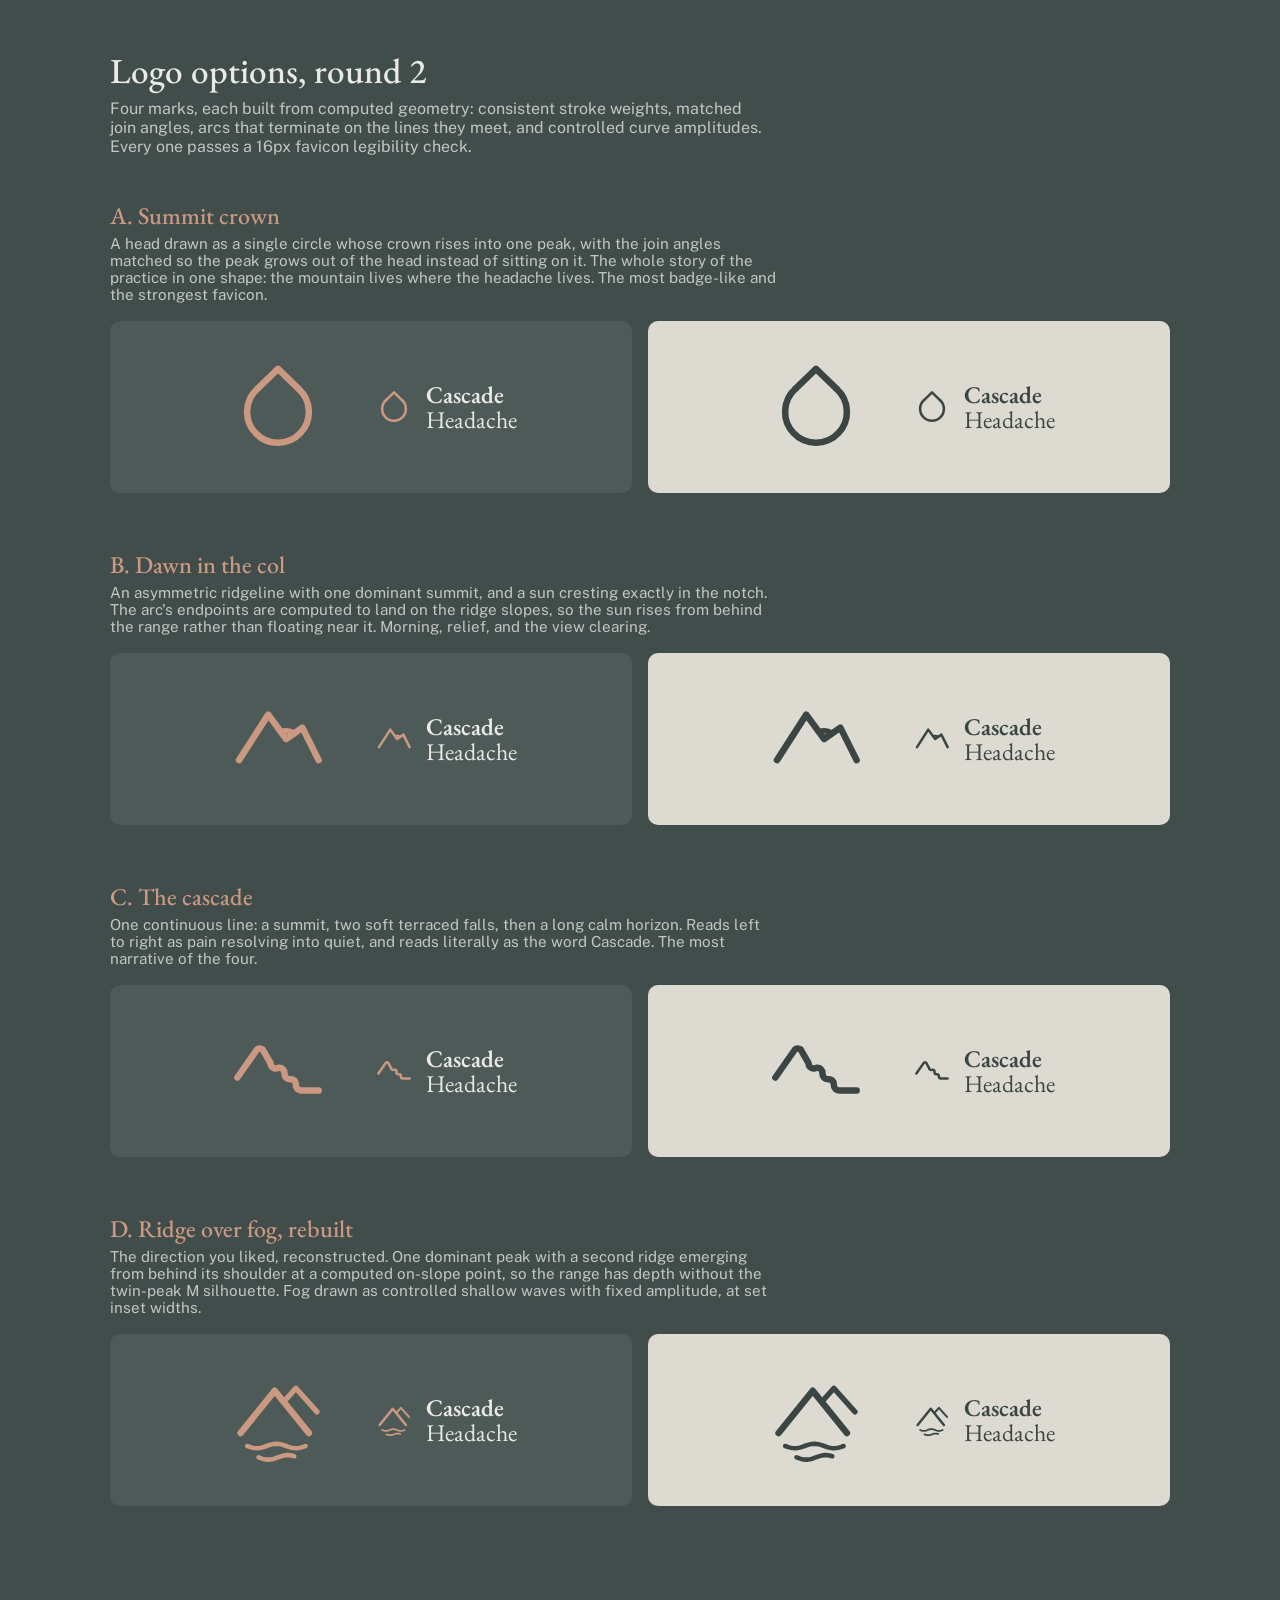
<file: logo-options-v2.html>
<!DOCTYPE html>
<html lang="en">
<head>
<meta charset="UTF-8">
<meta name="viewport" content="width=device-width, initial-scale=1">
<title>Cascade Headache — Logo Options, Round 2</title>
<link rel="preconnect" href="https://fonts.googleapis.com">
<link rel="preconnect" href="https://fonts.gstatic.com" crossorigin>
<link href="https://fonts.googleapis.com/css2?family=EB+Garamond:ital,wght@0,400..700;1,400..700&family=Public+Sans:wght@300..800&display=swap" rel="stylesheet">
<style>
:root{--slate:#4d5a58;--stone:#dcdad1;--clay:#cb9981;--cream:#e9eae5;--ink:#3b4644}
*{margin:0;padding:0;box-sizing:border-box}
body{font-family:'Public Sans',sans-serif;background:#414d4b;color:var(--cream);padding:48px 24px}
.wrap{max-width:1060px;margin:0 auto}
h1{font-family:'EB Garamond',serif;font-weight:500;font-size:2.2rem;margin-bottom:6px}
.sub{color:#c3c6c1;margin-bottom:44px;max-width:66ch}
.option{margin-bottom:56px}
.option h2{font-family:'EB Garamond',serif;font-weight:500;color:var(--clay);font-size:1.5rem;margin-bottom:4px}
.option .why{color:#c3c6c1;font-size:.95rem;margin-bottom:18px;max-width:74ch}
.row{display:grid;grid-template-columns:1fr 1fr;gap:16px}
.tile{border-radius:10px;padding:34px;display:flex;align-items:center;justify-content:center;gap:44px;flex-wrap:wrap}
.tile.dark{background:var(--slate)}
.tile.light{background:var(--stone)}
.lockup{display:flex;align-items:center;gap:12px}
.wm{font-family:'EB Garamond',serif;font-size:1.5rem;line-height:1.05}
.tile.dark .wm{color:var(--cream)}
.tile.light .wm{color:var(--ink)}
.wm b{font-weight:600;display:block}
@media (max-width:800px){.row{grid-template-columns:1fr}}
</style>
</head>
<body>
<div class="wrap">
<h1>Logo options, round 2</h1>
<p class="sub">Four marks, each built from computed geometry: consistent stroke weights, matched join angles, arcs that terminate on the lines they meet, and controlled curve amplitudes. Every one passes a 16px favicon legibility check.</p>

<div class="option">
<h2>A. Summit crown</h2>
<p class="why">A head drawn as a single circle whose crown rises into one peak, with the join angles matched so the peak grows out of the head instead of sitting on it. The whole story of the practice in one shape: the mountain lives where the headache lives. The most badge-like and the strongest favicon.</p>
<div class="row">
  <div class="tile dark"><svg width="104" height="104" viewBox="0 0 64 64" xmlns="http://www.w3.org/2000/svg"><path d="M 19.29 20.88 A 19 19 0 1 0 44.71 20.88" fill="none" stroke="#cb9981" stroke-width="4.00" stroke-linecap="round" stroke-linejoin="round"/><path d="M 19.29 20.88 L 32.00 8.50 L 44.71 20.88" fill="none" stroke="#cb9981" stroke-width="4.00" stroke-linecap="round" stroke-linejoin="round"/></svg><div class="lockup"><svg width="40" height="40" viewBox="0 0 64 64" xmlns="http://www.w3.org/2000/svg"><path d="M 19.29 20.88 A 19 19 0 1 0 44.71 20.88" fill="none" stroke="#cb9981" stroke-width="4.00" stroke-linecap="round" stroke-linejoin="round"/><path d="M 19.29 20.88 L 32.00 8.50 L 44.71 20.88" fill="none" stroke="#cb9981" stroke-width="4.00" stroke-linecap="round" stroke-linejoin="round"/></svg><span class="wm"><b>Cascade</b>Headache</span></div></div>
  <div class="tile light"><svg width="104" height="104" viewBox="0 0 64 64" xmlns="http://www.w3.org/2000/svg"><path d="M 19.29 20.88 A 19 19 0 1 0 44.71 20.88" fill="none" stroke="#3b4644" stroke-width="4.00" stroke-linecap="round" stroke-linejoin="round"/><path d="M 19.29 20.88 L 32.00 8.50 L 44.71 20.88" fill="none" stroke="#3b4644" stroke-width="4.00" stroke-linecap="round" stroke-linejoin="round"/></svg><div class="lockup"><svg width="40" height="40" viewBox="0 0 64 64" xmlns="http://www.w3.org/2000/svg"><path d="M 19.29 20.88 A 19 19 0 1 0 44.71 20.88" fill="none" stroke="#3b4644" stroke-width="4.00" stroke-linecap="round" stroke-linejoin="round"/><path d="M 19.29 20.88 L 32.00 8.50 L 44.71 20.88" fill="none" stroke="#3b4644" stroke-width="4.00" stroke-linecap="round" stroke-linejoin="round"/></svg><span class="wm"><b>Cascade</b>Headache</span></div></div>
</div>
</div>
<div class="option">
<h2>B. Dawn in the col</h2>
<p class="why">An asymmetric ridgeline with one dominant summit, and a sun cresting exactly in the notch. The arc's endpoints are computed to land on the ridge slopes, so the sun rises from behind the range rather than floating near it. Morning, relief, and the view clearing.</p>
<div class="row">
  <div class="tile dark"><svg width="104" height="104" viewBox="0 0 64 64" xmlns="http://www.w3.org/2000/svg"><path d="M 8 45 L 26 17 L 37 32 L 47 25 L 57 45" fill="none" stroke="#cb9981" stroke-width="4.00" stroke-linecap="round" stroke-linejoin="round"/><path d="M 33.77 27.6 A 9.0 9.0 0 0 1 41.99 28.51" fill="none" stroke="#cb9981" stroke-width="3.28" stroke-linecap="round" stroke-linejoin="round"/></svg><div class="lockup"><svg width="40" height="40" viewBox="0 0 64 64" xmlns="http://www.w3.org/2000/svg"><path d="M 8 45 L 26 17 L 37 32 L 47 25 L 57 45" fill="none" stroke="#cb9981" stroke-width="4.00" stroke-linecap="round" stroke-linejoin="round"/><path d="M 33.77 27.6 A 9.0 9.0 0 0 1 41.99 28.51" fill="none" stroke="#cb9981" stroke-width="3.28" stroke-linecap="round" stroke-linejoin="round"/></svg><span class="wm"><b>Cascade</b>Headache</span></div></div>
  <div class="tile light"><svg width="104" height="104" viewBox="0 0 64 64" xmlns="http://www.w3.org/2000/svg"><path d="M 8 45 L 26 17 L 37 32 L 47 25 L 57 45" fill="none" stroke="#3b4644" stroke-width="4.00" stroke-linecap="round" stroke-linejoin="round"/><path d="M 33.77 27.6 A 9.0 9.0 0 0 1 41.99 28.51" fill="none" stroke="#3b4644" stroke-width="3.28" stroke-linecap="round" stroke-linejoin="round"/></svg><div class="lockup"><svg width="40" height="40" viewBox="0 0 64 64" xmlns="http://www.w3.org/2000/svg"><path d="M 8 45 L 26 17 L 37 32 L 47 25 L 57 45" fill="none" stroke="#3b4644" stroke-width="4.00" stroke-linecap="round" stroke-linejoin="round"/><path d="M 33.77 27.6 A 9.0 9.0 0 0 1 41.99 28.51" fill="none" stroke="#3b4644" stroke-width="3.28" stroke-linecap="round" stroke-linejoin="round"/></svg><span class="wm"><b>Cascade</b>Headache</span></div></div>
</div>
</div>
<div class="option">
<h2>C. The cascade</h2>
<p class="why">One continuous line: a summit, two soft terraced falls, then a long calm horizon. Reads left to right as pain resolving into quiet, and reads literally as the word Cascade. The most narrative of the four.</p>
<div class="row">
  <div class="tile dark"><svg width="104" height="104" viewBox="0 0 64 64" xmlns="http://www.w3.org/2000/svg"><path d="M 7.00 36.00 L 19.16 18.62 A 3.2 3.2 0 0 1 22.59 18.78 L 27.41 27.22 A 3.2 3.2 0 0 0 32.20 30.00 L 32.80 30.00 A 3.2 3.2 0 0 1 36.00 33.20 L 36.00 33.80 A 3.2 3.2 0 0 0 39.20 37.00 L 39.80 37.00 A 3.2 3.2 0 0 1 43.00 40.20 L 43.00 40.80 A 3.2 3.2 0 0 0 46.20 44.00 L 57.00 44.00" fill="none" stroke="#cb9981" stroke-width="4.00" stroke-linecap="round" stroke-linejoin="round"/></svg><div class="lockup"><svg width="40" height="40" viewBox="0 0 64 64" xmlns="http://www.w3.org/2000/svg"><path d="M 7.00 36.00 L 19.16 18.62 A 3.2 3.2 0 0 1 22.59 18.78 L 27.41 27.22 A 3.2 3.2 0 0 0 32.20 30.00 L 32.80 30.00 A 3.2 3.2 0 0 1 36.00 33.20 L 36.00 33.80 A 3.2 3.2 0 0 0 39.20 37.00 L 39.80 37.00 A 3.2 3.2 0 0 1 43.00 40.20 L 43.00 40.80 A 3.2 3.2 0 0 0 46.20 44.00 L 57.00 44.00" fill="none" stroke="#cb9981" stroke-width="4.00" stroke-linecap="round" stroke-linejoin="round"/></svg><span class="wm"><b>Cascade</b>Headache</span></div></div>
  <div class="tile light"><svg width="104" height="104" viewBox="0 0 64 64" xmlns="http://www.w3.org/2000/svg"><path d="M 7.00 36.00 L 19.16 18.62 A 3.2 3.2 0 0 1 22.59 18.78 L 27.41 27.22 A 3.2 3.2 0 0 0 32.20 30.00 L 32.80 30.00 A 3.2 3.2 0 0 1 36.00 33.20 L 36.00 33.80 A 3.2 3.2 0 0 0 39.20 37.00 L 39.80 37.00 A 3.2 3.2 0 0 1 43.00 40.20 L 43.00 40.80 A 3.2 3.2 0 0 0 46.20 44.00 L 57.00 44.00" fill="none" stroke="#3b4644" stroke-width="4.00" stroke-linecap="round" stroke-linejoin="round"/></svg><div class="lockup"><svg width="40" height="40" viewBox="0 0 64 64" xmlns="http://www.w3.org/2000/svg"><path d="M 7.00 36.00 L 19.16 18.62 A 3.2 3.2 0 0 1 22.59 18.78 L 27.41 27.22 A 3.2 3.2 0 0 0 32.20 30.00 L 32.80 30.00 A 3.2 3.2 0 0 1 36.00 33.20 L 36.00 33.80 A 3.2 3.2 0 0 0 39.20 37.00 L 39.80 37.00 A 3.2 3.2 0 0 1 43.00 40.20 L 43.00 40.80 A 3.2 3.2 0 0 0 46.20 44.00 L 57.00 44.00" fill="none" stroke="#3b4644" stroke-width="4.00" stroke-linecap="round" stroke-linejoin="round"/></svg><span class="wm"><b>Cascade</b>Headache</span></div></div>
</div>
</div>
<div class="option">
<h2>D. Ridge over fog, rebuilt</h2>
<p class="why">The direction you liked, reconstructed. One dominant peak with a second ridge emerging from behind its shoulder at a computed on-slope point, so the range has depth without the twin-peak M silhouette. Fog drawn as controlled shallow waves with fixed amplitude, at set inset widths.</p>
<div class="row">
  <div class="tile dark"><svg width="104" height="104" viewBox="0 0 64 64" xmlns="http://www.w3.org/2000/svg"><path d="M 9 40 L 30 14 L 51 40" fill="none" stroke="#cb9981" stroke-width="4.00" stroke-linecap="round" stroke-linejoin="round"/><path d="M 35.5 20.9 L 43 12.5 L 56 27" fill="none" stroke="#cb9981" stroke-width="3.28" stroke-linecap="round" stroke-linejoin="round"/><path d="M 13 48.0 L 14.5 48.54 L 16.0 48.99 L 17.5 49.29 L 19.0 49.4 L 20.5 49.29 L 22.0 48.99 L 23.5 48.54 L 25.0 48.0 L 26.5 47.46 L 28.0 47.01 L 29.5 46.71 L 31.0 46.6 L 32.5 46.71 L 34.0 47.01 L 35.5 47.46 L 37.0 48.0 L 38.5 48.54 L 40.0 48.99 L 41.5 49.29 L 43.0 49.4 L 44.5 49.29 L 46.0 48.99 L 47.5 48.54 L 49.0 48.0" fill="none" stroke="#cb9981" stroke-width="2.80" stroke-linecap="round" stroke-linejoin="round"/><path d="M 20 55.0 L 20.92 55.33 L 21.83 55.65 L 22.75 55.92 L 23.67 56.15 L 24.58 56.3 L 25.5 56.39 L 26.42 56.39 L 27.33 56.32 L 28.25 56.16 L 29.17 55.95 L 30.08 55.67 L 31.0 55.36 L 31.92 55.03 L 32.83 54.7 L 33.75 54.38 L 34.67 54.1 L 35.58 53.87 L 36.5 53.71 L 37.42 53.62 L 38.33 53.61 L 39.25 53.67 L 40.17 53.82 L 41.08 54.03 L 42.0 54.3" fill="none" stroke="#cb9981" stroke-width="2.80" stroke-linecap="round" stroke-linejoin="round"/></svg><div class="lockup"><svg width="40" height="40" viewBox="0 0 64 64" xmlns="http://www.w3.org/2000/svg"><path d="M 9 40 L 30 14 L 51 40" fill="none" stroke="#cb9981" stroke-width="4.00" stroke-linecap="round" stroke-linejoin="round"/><path d="M 35.5 20.9 L 43 12.5 L 56 27" fill="none" stroke="#cb9981" stroke-width="3.28" stroke-linecap="round" stroke-linejoin="round"/><path d="M 13 48.0 L 14.5 48.54 L 16.0 48.99 L 17.5 49.29 L 19.0 49.4 L 20.5 49.29 L 22.0 48.99 L 23.5 48.54 L 25.0 48.0 L 26.5 47.46 L 28.0 47.01 L 29.5 46.71 L 31.0 46.6 L 32.5 46.71 L 34.0 47.01 L 35.5 47.46 L 37.0 48.0 L 38.5 48.54 L 40.0 48.99 L 41.5 49.29 L 43.0 49.4 L 44.5 49.29 L 46.0 48.99 L 47.5 48.54 L 49.0 48.0" fill="none" stroke="#cb9981" stroke-width="2.80" stroke-linecap="round" stroke-linejoin="round"/><path d="M 20 55.0 L 20.92 55.33 L 21.83 55.65 L 22.75 55.92 L 23.67 56.15 L 24.58 56.3 L 25.5 56.39 L 26.42 56.39 L 27.33 56.32 L 28.25 56.16 L 29.17 55.95 L 30.08 55.67 L 31.0 55.36 L 31.92 55.03 L 32.83 54.7 L 33.75 54.38 L 34.67 54.1 L 35.58 53.87 L 36.5 53.71 L 37.42 53.62 L 38.33 53.61 L 39.25 53.67 L 40.17 53.82 L 41.08 54.03 L 42.0 54.3" fill="none" stroke="#cb9981" stroke-width="2.80" stroke-linecap="round" stroke-linejoin="round"/></svg><span class="wm"><b>Cascade</b>Headache</span></div></div>
  <div class="tile light"><svg width="104" height="104" viewBox="0 0 64 64" xmlns="http://www.w3.org/2000/svg"><path d="M 9 40 L 30 14 L 51 40" fill="none" stroke="#3b4644" stroke-width="4.00" stroke-linecap="round" stroke-linejoin="round"/><path d="M 35.5 20.9 L 43 12.5 L 56 27" fill="none" stroke="#3b4644" stroke-width="3.28" stroke-linecap="round" stroke-linejoin="round"/><path d="M 13 48.0 L 14.5 48.54 L 16.0 48.99 L 17.5 49.29 L 19.0 49.4 L 20.5 49.29 L 22.0 48.99 L 23.5 48.54 L 25.0 48.0 L 26.5 47.46 L 28.0 47.01 L 29.5 46.71 L 31.0 46.6 L 32.5 46.71 L 34.0 47.01 L 35.5 47.46 L 37.0 48.0 L 38.5 48.54 L 40.0 48.99 L 41.5 49.29 L 43.0 49.4 L 44.5 49.29 L 46.0 48.99 L 47.5 48.54 L 49.0 48.0" fill="none" stroke="#3b4644" stroke-width="2.80" stroke-linecap="round" stroke-linejoin="round"/><path d="M 20 55.0 L 20.92 55.33 L 21.83 55.65 L 22.75 55.92 L 23.67 56.15 L 24.58 56.3 L 25.5 56.39 L 26.42 56.39 L 27.33 56.32 L 28.25 56.16 L 29.17 55.95 L 30.08 55.67 L 31.0 55.36 L 31.92 55.03 L 32.83 54.7 L 33.75 54.38 L 34.67 54.1 L 35.58 53.87 L 36.5 53.71 L 37.42 53.62 L 38.33 53.61 L 39.25 53.67 L 40.17 53.82 L 41.08 54.03 L 42.0 54.3" fill="none" stroke="#3b4644" stroke-width="2.80" stroke-linecap="round" stroke-linejoin="round"/></svg><div class="lockup"><svg width="40" height="40" viewBox="0 0 64 64" xmlns="http://www.w3.org/2000/svg"><path d="M 9 40 L 30 14 L 51 40" fill="none" stroke="#3b4644" stroke-width="4.00" stroke-linecap="round" stroke-linejoin="round"/><path d="M 35.5 20.9 L 43 12.5 L 56 27" fill="none" stroke="#3b4644" stroke-width="3.28" stroke-linecap="round" stroke-linejoin="round"/><path d="M 13 48.0 L 14.5 48.54 L 16.0 48.99 L 17.5 49.29 L 19.0 49.4 L 20.5 49.29 L 22.0 48.99 L 23.5 48.54 L 25.0 48.0 L 26.5 47.46 L 28.0 47.01 L 29.5 46.71 L 31.0 46.6 L 32.5 46.71 L 34.0 47.01 L 35.5 47.46 L 37.0 48.0 L 38.5 48.54 L 40.0 48.99 L 41.5 49.29 L 43.0 49.4 L 44.5 49.29 L 46.0 48.99 L 47.5 48.54 L 49.0 48.0" fill="none" stroke="#3b4644" stroke-width="2.80" stroke-linecap="round" stroke-linejoin="round"/><path d="M 20 55.0 L 20.92 55.33 L 21.83 55.65 L 22.75 55.92 L 23.67 56.15 L 24.58 56.3 L 25.5 56.39 L 26.42 56.39 L 27.33 56.32 L 28.25 56.16 L 29.17 55.95 L 30.08 55.67 L 31.0 55.36 L 31.92 55.03 L 32.83 54.7 L 33.75 54.38 L 34.67 54.1 L 35.58 53.87 L 36.5 53.71 L 37.42 53.62 L 38.33 53.61 L 39.25 53.67 L 40.17 53.82 L 41.08 54.03 L 42.0 54.3" fill="none" stroke="#3b4644" stroke-width="2.80" stroke-linecap="round" stroke-linejoin="round"/></svg><span class="wm"><b>Cascade</b>Headache</span></div></div>
</div>
</div>
</div>
</body>
</html>
</file>
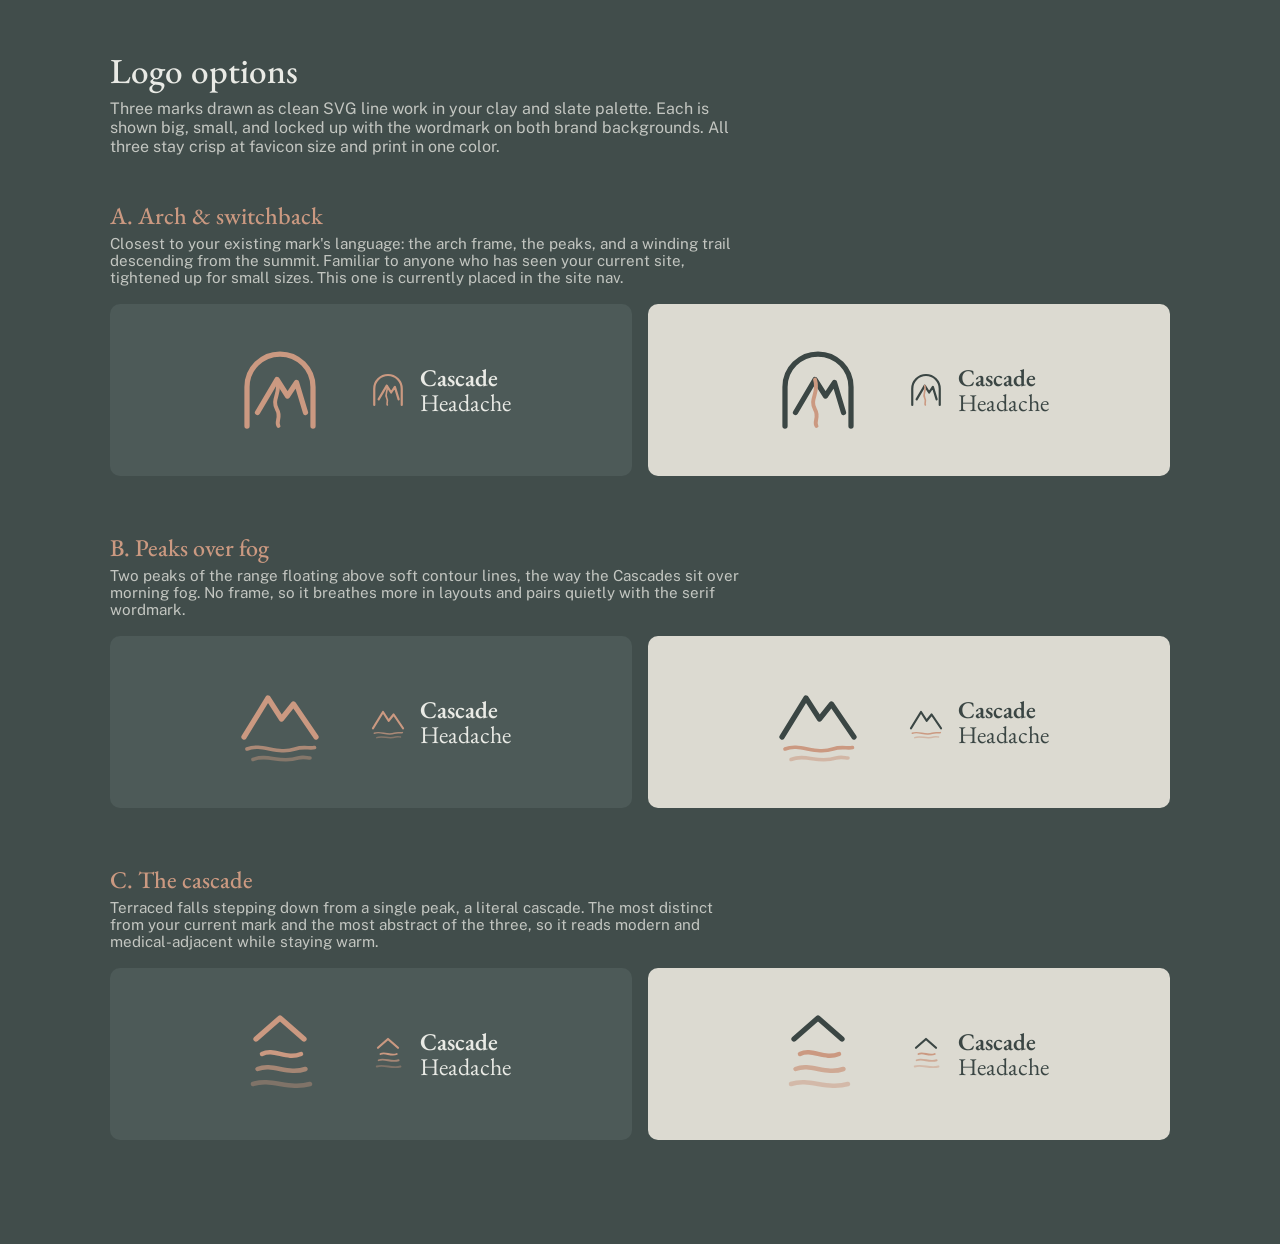
<file: logo-options.html>
<!DOCTYPE html>
<html lang="en">
<head>
<meta charset="UTF-8">
<meta name="viewport" content="width=device-width, initial-scale=1">
<title>Cascade Headache — Logo Options</title>
<link rel="preconnect" href="https://fonts.googleapis.com">
<link rel="preconnect" href="https://fonts.gstatic.com" crossorigin>
<link href="https://fonts.googleapis.com/css2?family=EB+Garamond:ital,wght@0,400..700;1,400..700&family=Public+Sans:wght@300..800&display=swap" rel="stylesheet">
<style>
:root{--slate:#4d5a58;--stone:#dcdad1;--clay:#cb9981;--cream:#e9eae5;--ink:#3b4644}
*{margin:0;padding:0;box-sizing:border-box}
body{font-family:'Public Sans',sans-serif;background:#414d4b;color:var(--cream);padding:48px 24px}
.wrap{max-width:1060px;margin:0 auto}
h1{font-family:'EB Garamond',serif;font-weight:500;font-size:2.2rem;margin-bottom:6px}
.sub{color:#c3c6c1;margin-bottom:44px;max-width:64ch}
.option{margin-bottom:56px}
.option h2{font-family:'EB Garamond',serif;font-weight:500;color:var(--clay);font-size:1.5rem;margin-bottom:4px}
.option .why{color:#c3c6c1;font-size:.95rem;margin-bottom:18px;max-width:70ch}
.row{display:grid;grid-template-columns:1fr 1fr;gap:16px}
.tile{border-radius:10px;padding:38px;display:flex;align-items:center;justify-content:center;gap:40px;flex-wrap:wrap}
.tile.dark{background:var(--slate)}
.tile.light{background:var(--stone)}
.lockup{display:flex;align-items:center;gap:12px}
.lockup .wm{font-family:'EB Garamond',serif;font-size:1.5rem;line-height:1.05}
.tile.dark .wm{color:var(--cream)}
.tile.light .wm{color:var(--ink)}
.wm b{font-weight:600;display:block}
svg.lg{height:96px;width:auto}
svg.sm{height:40px;width:auto}
@media (max-width:800px){.row{grid-template-columns:1fr}}
</style>
</head>
<body>
<div class="wrap">
<h1>Logo options</h1>
<p class="sub">Three marks drawn as clean SVG line work in your clay and slate palette. Each is shown big, small, and locked up with the wordmark on both brand backgrounds. All three stay crisp at favicon size and print in one color.</p>

<!-- ============ A ============ -->
<div class="option">
<h2>A. Arch &amp; switchback</h2>
<p class="why">Closest to your existing mark's language: the arch frame, the peaks, and a winding trail descending from the summit. Familiar to anyone who has seen your current site, tightened up for small sizes. This one is currently placed in the site nav.</p>
<div class="row">
  <div class="tile dark">
    <svg class="lg" viewBox="0 0 64 64"><path d="M10 56 V30 A22 22 0 0 1 54 30 V56" fill="none" stroke="#cb9981" stroke-width="3.5" stroke-linecap="round"/><path d="M17 47 L30 25 L37 36 L43 27 L49 47" fill="none" stroke="#cb9981" stroke-width="3.5" stroke-linejoin="round" stroke-linecap="round"/><path d="M30 25 C33 34 26 38 30 45 C33 50 29 53 31 56" fill="none" stroke="#cb9981" stroke-width="2.6" stroke-linecap="round"/></svg>
    <div class="lockup"><svg class="sm" viewBox="0 0 64 64"><path d="M10 56 V30 A22 22 0 0 1 54 30 V56" fill="none" stroke="#cb9981" stroke-width="3.5" stroke-linecap="round"/><path d="M17 47 L30 25 L37 36 L43 27 L49 47" fill="none" stroke="#cb9981" stroke-width="3.5" stroke-linejoin="round" stroke-linecap="round"/><path d="M30 25 C33 34 26 38 30 45 C33 50 29 53 31 56" fill="none" stroke="#cb9981" stroke-width="2.6" stroke-linecap="round"/></svg><span class="wm"><b>Cascade</b>Headache</span></div>
  </div>
  <div class="tile light">
    <svg class="lg" viewBox="0 0 64 64"><path d="M10 56 V30 A22 22 0 0 1 54 30 V56" fill="none" stroke="#3b4644" stroke-width="3.5" stroke-linecap="round"/><path d="M17 47 L30 25 L37 36 L43 27 L49 47" fill="none" stroke="#3b4644" stroke-width="3.5" stroke-linejoin="round" stroke-linecap="round"/><path d="M30 25 C33 34 26 38 30 45 C33 50 29 53 31 56" fill="none" stroke="#cb9981" stroke-width="2.6" stroke-linecap="round"/></svg>
    <div class="lockup"><svg class="sm" viewBox="0 0 64 64"><path d="M10 56 V30 A22 22 0 0 1 54 30 V56" fill="none" stroke="#3b4644" stroke-width="3.5" stroke-linecap="round"/><path d="M17 47 L30 25 L37 36 L43 27 L49 47" fill="none" stroke="#3b4644" stroke-width="3.5" stroke-linejoin="round" stroke-linecap="round"/><path d="M30 25 C33 34 26 38 30 45 C33 50 29 53 31 56" fill="none" stroke="#cb9981" stroke-width="2.6" stroke-linecap="round"/></svg><span class="wm"><b>Cascade</b>Headache</span></div>
  </div>
</div>
</div>

<!-- ============ B ============ -->
<div class="option">
<h2>B. Peaks over fog</h2>
<p class="why">Two peaks of the range floating above soft contour lines, the way the Cascades sit over morning fog. No frame, so it breathes more in layouts and pairs quietly with the serif wordmark.</p>
<div class="row">
  <div class="tile dark">
    <svg class="lg" viewBox="0 0 64 64"><path d="M8 42 L24 16 L33 30 L41 20 L56 42" fill="none" stroke="#cb9981" stroke-width="3.5" stroke-linejoin="round" stroke-linecap="round"/><path d="M10 50 C20 46 30 54 42 50 C48 48 52 50 55 49" fill="none" stroke="#cb9981" stroke-width="2.4" stroke-linecap="round" stroke-opacity=".75"/><path d="M14 57 C24 53 32 60 44 56 C48 55 50 56 52 56" fill="none" stroke="#cb9981" stroke-width="2.4" stroke-linecap="round" stroke-opacity=".45"/></svg>
    <div class="lockup"><svg class="sm" viewBox="0 0 64 64"><path d="M8 42 L24 16 L33 30 L41 20 L56 42" fill="none" stroke="#cb9981" stroke-width="3.5" stroke-linejoin="round" stroke-linecap="round"/><path d="M10 50 C20 46 30 54 42 50 C48 48 52 50 55 49" fill="none" stroke="#cb9981" stroke-width="2.4" stroke-linecap="round" stroke-opacity=".75"/><path d="M14 57 C24 53 32 60 44 56 C48 55 50 56 52 56" fill="none" stroke="#cb9981" stroke-width="2.4" stroke-linecap="round" stroke-opacity=".45"/></svg><span class="wm"><b>Cascade</b>Headache</span></div>
  </div>
  <div class="tile light">
    <svg class="lg" viewBox="0 0 64 64"><path d="M8 42 L24 16 L33 30 L41 20 L56 42" fill="none" stroke="#3b4644" stroke-width="3.5" stroke-linejoin="round" stroke-linecap="round"/><path d="M10 50 C20 46 30 54 42 50 C48 48 52 50 55 49" fill="none" stroke="#cb9981" stroke-width="2.4" stroke-linecap="round"/><path d="M14 57 C24 53 32 60 44 56 C48 55 50 56 52 56" fill="none" stroke="#cb9981" stroke-width="2.4" stroke-linecap="round" stroke-opacity=".55"/></svg>
    <div class="lockup"><svg class="sm" viewBox="0 0 64 64"><path d="M8 42 L24 16 L33 30 L41 20 L56 42" fill="none" stroke="#3b4644" stroke-width="3.5" stroke-linejoin="round" stroke-linecap="round"/><path d="M10 50 C20 46 30 54 42 50 C48 48 52 50 55 49" fill="none" stroke="#cb9981" stroke-width="2.4" stroke-linecap="round"/><path d="M14 57 C24 53 32 60 44 56 C48 55 50 56 52 56" fill="none" stroke="#cb9981" stroke-width="2.4" stroke-linecap="round" stroke-opacity=".55"/></svg><span class="wm"><b>Cascade</b>Headache</span></div>
  </div>
</div>
</div>

<!-- ============ C ============ -->
<div class="option">
<h2>C. The cascade</h2>
<p class="why">Terraced falls stepping down from a single peak, a literal cascade. The most distinct from your current mark and the most abstract of the three, so it reads modern and medical-adjacent while staying warm.</p>
<div class="row">
  <div class="tile dark">
    <svg class="lg" viewBox="0 0 64 64"><path d="M16 22 L32 8 L48 22" fill="none" stroke="#cb9981" stroke-width="3.5" stroke-linejoin="round" stroke-linecap="round"/><path d="M20 32 C28 28 36 36 46 32" fill="none" stroke="#cb9981" stroke-width="3" stroke-linecap="round"/><path d="M17 42 C27 38 37 46 49 42" fill="none" stroke="#cb9981" stroke-width="3" stroke-linecap="round" stroke-opacity=".7"/><path d="M14 52 C26 48 38 56 52 52" fill="none" stroke="#cb9981" stroke-width="3" stroke-linecap="round" stroke-opacity=".4"/></svg>
    <div class="lockup"><svg class="sm" viewBox="0 0 64 64"><path d="M16 22 L32 8 L48 22" fill="none" stroke="#cb9981" stroke-width="3.5" stroke-linejoin="round" stroke-linecap="round"/><path d="M20 32 C28 28 36 36 46 32" fill="none" stroke="#cb9981" stroke-width="3" stroke-linecap="round"/><path d="M17 42 C27 38 37 46 49 42" fill="none" stroke="#cb9981" stroke-width="3" stroke-linecap="round" stroke-opacity=".7"/><path d="M14 52 C26 48 38 56 52 52" fill="none" stroke="#cb9981" stroke-width="3" stroke-linecap="round" stroke-opacity=".4"/></svg><span class="wm"><b>Cascade</b>Headache</span></div>
  </div>
  <div class="tile light">
    <svg class="lg" viewBox="0 0 64 64"><path d="M16 22 L32 8 L48 22" fill="none" stroke="#3b4644" stroke-width="3.5" stroke-linejoin="round" stroke-linecap="round"/><path d="M20 32 C28 28 36 36 46 32" fill="none" stroke="#cb9981" stroke-width="3" stroke-linecap="round"/><path d="M17 42 C27 38 37 46 49 42" fill="none" stroke="#cb9981" stroke-width="3" stroke-linecap="round" stroke-opacity=".75"/><path d="M14 52 C26 48 38 56 52 52" fill="none" stroke="#cb9981" stroke-width="3" stroke-linecap="round" stroke-opacity=".5"/></svg>
    <div class="lockup"><svg class="sm" viewBox="0 0 64 64"><path d="M16 22 L32 8 L48 22" fill="none" stroke="#3b4644" stroke-width="3.5" stroke-linejoin="round" stroke-linecap="round"/><path d="M20 32 C28 28 36 36 46 32" fill="none" stroke="#cb9981" stroke-width="3" stroke-linecap="round"/><path d="M17 42 C27 38 37 46 49 42" fill="none" stroke="#cb9981" stroke-width="3" stroke-linecap="round" stroke-opacity=".75"/><path d="M14 52 C26 48 38 56 52 52" fill="none" stroke="#cb9981" stroke-width="3" stroke-linecap="round" stroke-opacity=".5"/></svg><span class="wm"><b>Cascade</b>Headache</span></div>
  </div>
</div>
</div>

</div>
</body>
</html>
</file>
<file: assets/site.css>
:root{
  --slate:#4d5a58;
  --slate-deep:#414d4b;
  --slate-ink:#3b4644;
  --stone:#dcdad1;
  --stone-deep:#d3d1c7;
  --clay:#cb9981;
  --clay-soft:#d8ab95;
  --cream:#e9eae5;
  --cream-dim:#c3c6c1;
  --line-dark:#5d6b68;
  --line-light:#b9b7ac;
  --ember-bg:#0f0e0d;
  --ember-raised:#1a1816;
  --ember:#e8703a;
  --ember-text:#f0ece6;
  --ember-dim:#a49d94;
  --maxw:1120px;
}
*{margin:0;padding:0;box-sizing:border-box}
html{scroll-behavior:smooth}
@media (prefers-reduced-motion: reduce){html{scroll-behavior:auto}}
body{
  background:var(--slate);
  color:var(--cream);
  font-family:'Public Sans',sans-serif;
  font-size:1.0625rem;
  line-height:1.7;
  -webkit-font-smoothing:antialiased;
}
img{max-width:100%;display:block;height:auto}
a{color:var(--clay)}
a:focus-visible,button:focus-visible,summary:focus-visible{outline:2px solid var(--clay);outline-offset:3px}
.wrap{max-width:var(--maxw);margin:0 auto;padding:0 24px}

h1,h2,h3{font-family:'EB Garamond',serif;font-weight:500;line-height:1.15}
h1{font-size:clamp(2.7rem,5.4vw,4.3rem);letter-spacing:-.005em}
h2{font-size:clamp(2rem,3.6vw,2.75rem)}
.eyebrow{font-size:.78rem;letter-spacing:.18em;text-transform:uppercase;color:var(--clay);font-weight:600;margin-bottom:16px}

/* utility bar */
.utility{background:var(--slate-deep);border-bottom:1px solid var(--line-dark)}
.utility .wrap{display:flex;justify-content:space-between;gap:16px;padding-top:9px;padding-bottom:9px;font-size:.8125rem;color:var(--cream-dim);flex-wrap:wrap;row-gap:2px}

/* nav */
header.site{position:sticky;top:0;z-index:30;background:color-mix(in srgb,var(--slate) 94%,transparent);backdrop-filter:blur(6px);border-bottom:1px solid var(--line-dark)}
.nav{display:flex;align-items:center;justify-content:space-between;padding-top:15px;padding-bottom:15px;position:relative}
.brand{display:flex;align-items:center;gap:10px;text-decoration:none;color:var(--cream)}
.brand img{height:42px;width:auto}
.brand .wordmark{font-family:'EB Garamond',serif;font-size:1.45rem;line-height:1.05}
.brand svg.mark{height:44px;width:auto;flex:none}
.brand .wordmark b{font-weight:600;display:block}
.navlinks{display:flex;align-items:center;gap:24px;font-size:.9375rem}
.navlinks a{color:var(--cream);text-decoration:none}
.navlinks a:hover{color:var(--clay-soft)}
.navlinks a.portal{color:var(--cream-dim)}
.btn{display:inline-block;background:var(--clay);color:#33302b;text-decoration:none;font-weight:600;padding:12px 24px;border-radius:4px}
.btn:hover{background:var(--clay-soft)}
.btn.ghost{background:transparent;color:var(--cream);border:1px solid var(--line-dark)}
.btn.ghost:hover{border-color:var(--clay);color:var(--clay-soft);background:transparent}
.btn.on-light{color:#33302b}
.btn.ghost.on-light{color:var(--slate-ink);border-color:var(--line-light)}
.btn.ghost.on-light:hover{border-color:var(--clay);color:#8a5f49}
.menu-toggle{display:none}

/* sections */
section.block{padding:92px 0}
.light{background:var(--stone);color:var(--slate-ink)}
.light h2{color:var(--slate-ink)}
.dark h2{color:var(--clay)}
.split{display:grid;grid-template-columns:.85fr 1.15fr;gap:72px;align-items:start}
.sticky-head{position:sticky;top:110px}

/* hero */
.hero{position:relative;overflow:hidden;padding:104px 0 96px;background:
  radial-gradient(120% 90% at 85% 0%, #5c6a67 0%, transparent 55%),
  radial-gradient(100% 80% at 10% 100%, #46534f 0%, transparent 60%),
  var(--slate)}
.hero .inner{max-width:720px;position:relative;z-index:2}
.hero-contours{position:absolute;right:-60px;top:0;height:100%;width:52%;z-index:1;pointer-events:none}
@media (max-width:940px){.hero-contours{display:none}}
.hero h1{color:var(--cream);margin-bottom:22px}
.hero .lede{font-size:1.25rem;color:var(--cream-dim);max-width:38ch;margin-bottom:36px}
.hero .ctas{display:flex;gap:14px;flex-wrap:wrap;margin-bottom:24px}
.cred{font-size:.9rem;color:var(--cream-dim)}
.cred strong{color:var(--cream);font-weight:600}

/* ember band */
.ember-band{background:#212827;color:var(--ember-text);border-top:1px solid #2d3533;border-bottom:1px solid #2d3533}
.ember-band .wrap{display:grid;grid-template-columns:1.1fr .9fr;gap:64px;align-items:center;padding-top:88px;padding-bottom:88px}
.ember-band .eyebrow{color:var(--ember)}
.ember-band h2{color:var(--ember-text);font-family:'Public Sans',sans-serif;font-weight:700;letter-spacing:-.02em;font-size:clamp(1.9rem,3.4vw,2.6rem)}
.ember-band p{color:#a7b0ac;margin:18px 0 26px;max-width:44ch}
.ember-band p b{color:var(--ember-text)}
.ember-actions{display:flex;align-items:center;gap:22px;flex-wrap:wrap}
.ember-actions a.more{color:var(--ember);text-decoration:none;font-weight:600}
.ember-actions a.more:hover{text-decoration:underline}
.ember-note{margin-top:16px;font-size:.85rem;color:var(--ember-dim)}
.phone-stack{position:relative;display:flex;justify-content:center}
.phone-stack img{width:min(270px,70%);border-radius:28px;border:1px solid #333c3a;box-shadow:0 24px 60px rgba(0,0,0,.45)}
.phone-stack img.back{position:absolute;right:4%;top:9%;width:min(220px,52%);opacity:.55;filter:brightness(.85)}
.phone-stack img.front{position:relative;z-index:2}

/* store badges: equal visible height for Apple and Google Play.
   Google's PNG (646x250) carries 41px of transparent padding per side around a 168px-tall badge,
   so it renders at 250/168 of the target height and the padding is cropped. Gap keeps 1/4-height clear space. */
.store-badges{--badge-h:48px;display:flex;align-items:center;gap:14px;flex-wrap:wrap}
.store-badges a{display:block;flex:none;border-radius:8px}
.store-badges .badge-apple img{height:var(--badge-h);width:auto}
.store-badges .badge-play{height:var(--badge-h);overflow:hidden;display:grid;place-items:center}
.store-badges .badge-play img{height:calc(var(--badge-h) * 250 / 168);width:auto;max-width:none;margin:calc(var(--badge-h) * -41 / 168)}
.tm{font-size:.75rem;color:var(--cream-dim);flex-basis:100%;margin-top:6px}

/* question list */
.qs{border-top:1px solid var(--line-light)}
.qs li{list-style:none;border-bottom:1px solid var(--line-light);padding:22px 4px;font-family:'EB Garamond',serif;font-size:1.4rem;line-height:1.35;color:var(--slate-ink)}

/* prose */
.prose p{margin-bottom:18px;color:var(--cream-dim)}
.prose p b{color:var(--cream)}
.prose p.callout{font-family:'EB Garamond',serif;font-size:1.5rem;line-height:1.4;color:var(--cream);border-left:2px solid var(--clay);padding-left:20px;margin:26px 0}

/* accordions */
.acc{border-top:1px solid var(--line-dark);margin-top:34px}
.acc details{border-bottom:1px solid var(--line-dark)}
.acc summary{cursor:pointer;list-style:none;display:flex;justify-content:space-between;align-items:center;gap:20px;padding:22px 4px;font-size:1.25rem;color:#d6d7d3}
.acc summary::-webkit-details-marker{display:none}
.acc summary::after{content:"+";font-size:1.5rem;color:var(--cream-dim);line-height:1;flex:none}
.acc details[open] summary::after{content:"\2212"}
.acc .body{padding:0 4px 24px;color:var(--cream-dim);max-width:62ch}

/* specialist */
.spec{display:grid;grid-template-columns:.75fr 1.25fr;gap:64px;align-items:center}
.spec img{border-radius:8px}
.spec blockquote{font-family:'EB Garamond',serif;font-style:italic;font-size:1.4rem;line-height:1.45;color:var(--slate-ink);margin:20px 0}
.spec .creds{margin:16px 0 24px;font-size:.95rem;color:#5d6866;line-height:1.8;list-style:none}
.spec .creds b{color:var(--slate-ink)}

/* wave divider (Sam's existing motif) */
.wave{display:block;width:100%;height:70px}

/* cta band */
.cta-band{background:var(--slate-deep)}
.cta-band .wrap{padding-top:88px;padding-bottom:88px;text-align:center}
.cta-band h2{color:var(--clay)}
.cta-band p{color:var(--cream-dim);max-width:46ch;margin:14px auto 32px}

/* footer */
footer{background:var(--slate-deep);border-top:1px solid var(--line-dark);padding:44px 0 56px;font-size:.9rem;color:var(--cream-dim)}
footer .wrap{display:flex;justify-content:space-between;gap:24px;flex-wrap:wrap}
footer a{color:var(--cream-dim);text-decoration:none}
footer a:hover{color:var(--clay-soft)}
footer nav{display:flex;gap:20px;flex-wrap:wrap}
footer .em{margin-top:10px;font-size:.82rem}

@media (max-width:940px){
  section.block{padding:64px 0}
  .split,.spec,.ember-band .wrap{grid-template-columns:1fr;gap:44px}
  .sticky-head{position:static}
  .hero{padding:64px 0 60px}
  .navlinks{display:none}
  .navlinks.open{display:flex;position:absolute;top:100%;left:0;right:0;flex-direction:column;align-items:flex-start;background:var(--slate-deep);border-bottom:1px solid var(--line-dark);padding:20px 24px;gap:18px}
  .menu-toggle{display:block;background:none;border:1px solid var(--line-dark);color:var(--cream);border-radius:4px;padding:8px 14px;font-size:.9rem}
  .phone-stack img.back{display:none}
}

/* ============ interior pages ============ */
h4{font-family:'EB Garamond',serif;font-weight:500;line-height:1.2;font-size:1.35rem}

/* compact hero for interior pages; reuses .hero-contours */
.pagehead{position:relative;overflow:hidden;padding:76px 0 70px;background:
  radial-gradient(120% 90% at 85% 0%, #5c6a67 0%, transparent 55%),
  radial-gradient(100% 80% at 10% 100%, #46534f 0%, transparent 60%),
  var(--slate)}
.pagehead .inner{max-width:730px;position:relative;z-index:2}
.pagehead h1{color:var(--cream);font-size:clamp(2.2rem,4.4vw,3.4rem);margin-bottom:20px}
.pagehead .lede{font-size:1.18rem;color:var(--cream-dim);max-width:48ch}
.pagehead .ctas{display:flex;gap:14px;flex-wrap:wrap;margin-top:32px}

/* light-section variants of the dark-first components */
.light .prose p{color:#5d6866}
.light .prose p b{color:var(--slate-ink)}
.light .prose p.callout{color:var(--slate-ink)}
.light .lede{color:#5d6866}
.prose h4{color:var(--cream);margin:34px 0 12px}
.prose h4:first-child{margin-top:0}
.light .prose h4{color:var(--slate-ink)}
.prose .tlist{margin-bottom:10px}
.prose .gfe-list{list-style:none;margin:0 0 18px}
.prose .gfe-list li{position:relative;padding-left:17px;margin-bottom:12px;color:var(--cream-dim)}
.prose .gfe-list li::before{content:"";position:absolute;left:0;top:.7em;width:5px;height:5px;border-radius:50%;background:var(--clay)}
.prose p a{color:var(--clay)}

/* bulleted lists inside accordion bodies */
.acc .body .price-note{display:block;color:var(--clay);font-weight:600;font-size:.88rem;letter-spacing:.05em;text-transform:uppercase;margin-bottom:12px}
.acc .body ul{list-style:none}
.acc .body ul li{position:relative;padding-left:17px;margin-bottom:7px}
.acc .body ul li::before{content:"";position:absolute;left:0;top:.6em;width:5px;height:5px;border-radius:50%;background:var(--clay)}

/* pull quote / note */
.notice{border-left:2px solid var(--clay);padding:12px 0 12px 20px;color:var(--cream-dim);max-width:58ch}
.light .notice{color:#5d6866}
.fine{font-size:.85rem;color:var(--cream-dim);max-width:60ch}
.light .fine{color:#6b7573}

/* bio */
.bio{display:grid;grid-template-columns:.72fr 1.28fr;gap:64px;align-items:start}
.bio .portrait{position:sticky;top:110px}
.bio .portrait img{border-radius:8px;width:100%}
.bio .creds{margin-top:22px;font-size:.95rem;color:#5d6866;line-height:1.8;list-style:none}
.bio .creds b{color:var(--slate-ink)}
.bio h3{font-size:1.75rem;color:var(--slate-ink);margin:38px 0 14px}
.bio h3:first-of-type{margin-top:0}

/* numbered steps (Botox) */
.steps{counter-reset:step;display:grid;grid-template-columns:repeat(2,1fr);gap:22px;margin-top:42px}
.steps li{list-style:none;background:var(--slate-deep);border:1px solid var(--line-dark);border-radius:10px;padding:28px 26px}
.steps li::before{counter-increment:step;content:"Step " counter(step);display:block;font-size:.78rem;letter-spacing:.18em;text-transform:uppercase;color:var(--clay);font-weight:600;margin-bottom:10px}
.steps h3{font-size:1.5rem;color:var(--cream);margin-bottom:10px}
.steps p{color:var(--cream-dim);font-size:.97rem}
.light .steps li{background:var(--cream);border-color:var(--line-light)}
.light .steps h3{color:var(--slate-ink)}
.light .steps p{color:#5d6866}

/* pricing tiers (Services) */
.tiers{display:grid;grid-template-columns:repeat(3,1fr);gap:20px;margin-top:42px}
.tier{background:var(--cream);border:1px solid var(--line-light);border-radius:10px;padding:26px 22px;display:flex;flex-direction:column}
.tier h3{font-size:1.45rem;color:var(--slate-ink);margin-bottom:3px}
.tier .dur{font-size:.85rem;color:#6b7573}
.tier .price{font-family:'EB Garamond',serif;font-size:2.1rem;line-height:1;color:var(--slate-ink);margin:12px 0 18px}
.tier .price small{display:block;font-family:'Public Sans',sans-serif;font-size:.85rem;line-height:1.4;color:#6b7573;margin-top:8px}
.tier ul{list-style:none;font-size:.93rem;color:#5d6866;line-height:1.5;margin-bottom:22px}
.tier ul li{position:relative;padding-left:17px;margin-bottom:9px}
.tier ul li::before{content:"";position:absolute;left:0;top:.55em;width:6px;height:6px;border-radius:50%;background:var(--clay)}
.tier .go{margin-top:auto;color:#8a5f49;font-weight:600;text-decoration:none;font-size:.94rem}
.tier .go:hover{text-decoration:underline}

/* treatment / resource columns */
.cols{display:grid;grid-template-columns:repeat(3,1fr);gap:44px;margin-top:38px;align-items:start}
.cols h4{font-family:'Public Sans',sans-serif;font-size:.78rem;letter-spacing:.18em;text-transform:uppercase;color:var(--clay);font-weight:600;margin-bottom:12px}
.tlist{list-style:none}
.tlist li{padding:9px 2px;border-bottom:1px solid var(--line-dark);font-size:.97rem;color:var(--cream-dim)}
.light .tlist li{border-bottom-color:var(--line-light);color:#5d6866}
.tlist a{color:var(--clay);text-decoration:none}
.tlist a:hover{text-decoration:underline}
.tlist.tgrid{display:grid;grid-template-columns:repeat(2,1fr);gap:0 44px}
.orb{width:min(240px,64%);height:auto;margin:0 auto;filter:drop-shadow(0 18px 44px rgba(232,112,58,.28))}

/* resource cards */
.rescard{display:grid;grid-template-columns:.55fr 1.45fr;gap:56px;align-items:center}
.rescard .art{display:flex;justify-content:center}
.rescard .art img,.rescard .art svg{width:min(250px,100%);height:auto}
.rescard h2{margin-bottom:14px}
.rescard p{margin-bottom:20px;max-width:52ch}

/* contact */
.contact-grid{display:grid;grid-template-columns:1.05fr .95fr;gap:64px;align-items:start}
.form{display:grid;gap:17px}
.form .row{display:grid;grid-template-columns:1fr 1fr;gap:17px}
.form label{display:block;font-size:.78rem;letter-spacing:.12em;text-transform:uppercase;color:var(--cream-dim);font-weight:600;margin-bottom:7px}
.form input,.form textarea{width:100%;background:var(--slate-deep);border:1px solid var(--line-dark);border-radius:4px;color:var(--cream);font-family:'Public Sans',sans-serif;font-size:1rem;line-height:1.5;padding:12px 14px}
.form input::placeholder,.form textarea::placeholder{color:#7d8987}
.form input:focus,.form textarea:focus{border-color:var(--clay);outline:2px solid var(--clay);outline-offset:1px}
.form textarea{min-height:158px;resize:vertical}
.form button{justify-self:start;border:0;cursor:pointer;font-family:'Public Sans',sans-serif;font-size:1rem}
.contact-aside dt{font-size:.78rem;letter-spacing:.18em;text-transform:uppercase;color:var(--clay);font-weight:600;margin-bottom:6px}
.contact-aside dd{margin-bottom:26px;color:var(--cream-dim)}
.contact-aside dd a{color:var(--cream);text-decoration:none;border-bottom:1px solid var(--line-dark)}
.contact-aside dd a:hover{color:var(--clay-soft);border-bottom-color:var(--clay)}
.light .form label{color:#6b7573}
.light .form input,.light .form textarea{background:var(--cream);border-color:var(--line-light);color:var(--slate-ink)}
.light .form input::placeholder,.light .form textarea::placeholder{color:#8f9895}
.light .contact-aside dd{color:#5d6866}
.light .contact-aside dd a{color:var(--slate-ink);border-bottom-color:var(--line-light)}
.light .contact-aside dd a:hover{color:#8a5f49;border-bottom-color:var(--clay)}

/* booking embed */
.embed{border:1px solid var(--line-light);border-radius:10px;overflow:hidden;background:var(--cream)}
.embed-scroll{overflow-x:auto;-webkit-overflow-scrolling:touch}
.embed iframe{display:block;width:100%;min-width:320px;border:0}

@media (max-width:940px){
  .pagehead{padding:54px 0 50px}
  .bio,.rescard,.contact-grid,.steps,.cols{grid-template-columns:1fr;gap:38px}
  .bio .portrait{position:static;max-width:280px}
  .rescard .art{order:-1}
}
@media (max-width:760px){
  .tiers{grid-template-columns:1fr;max-width:520px}
}
@media (max-width:620px){
  .form .row{grid-template-columns:1fr}
}
</file>
